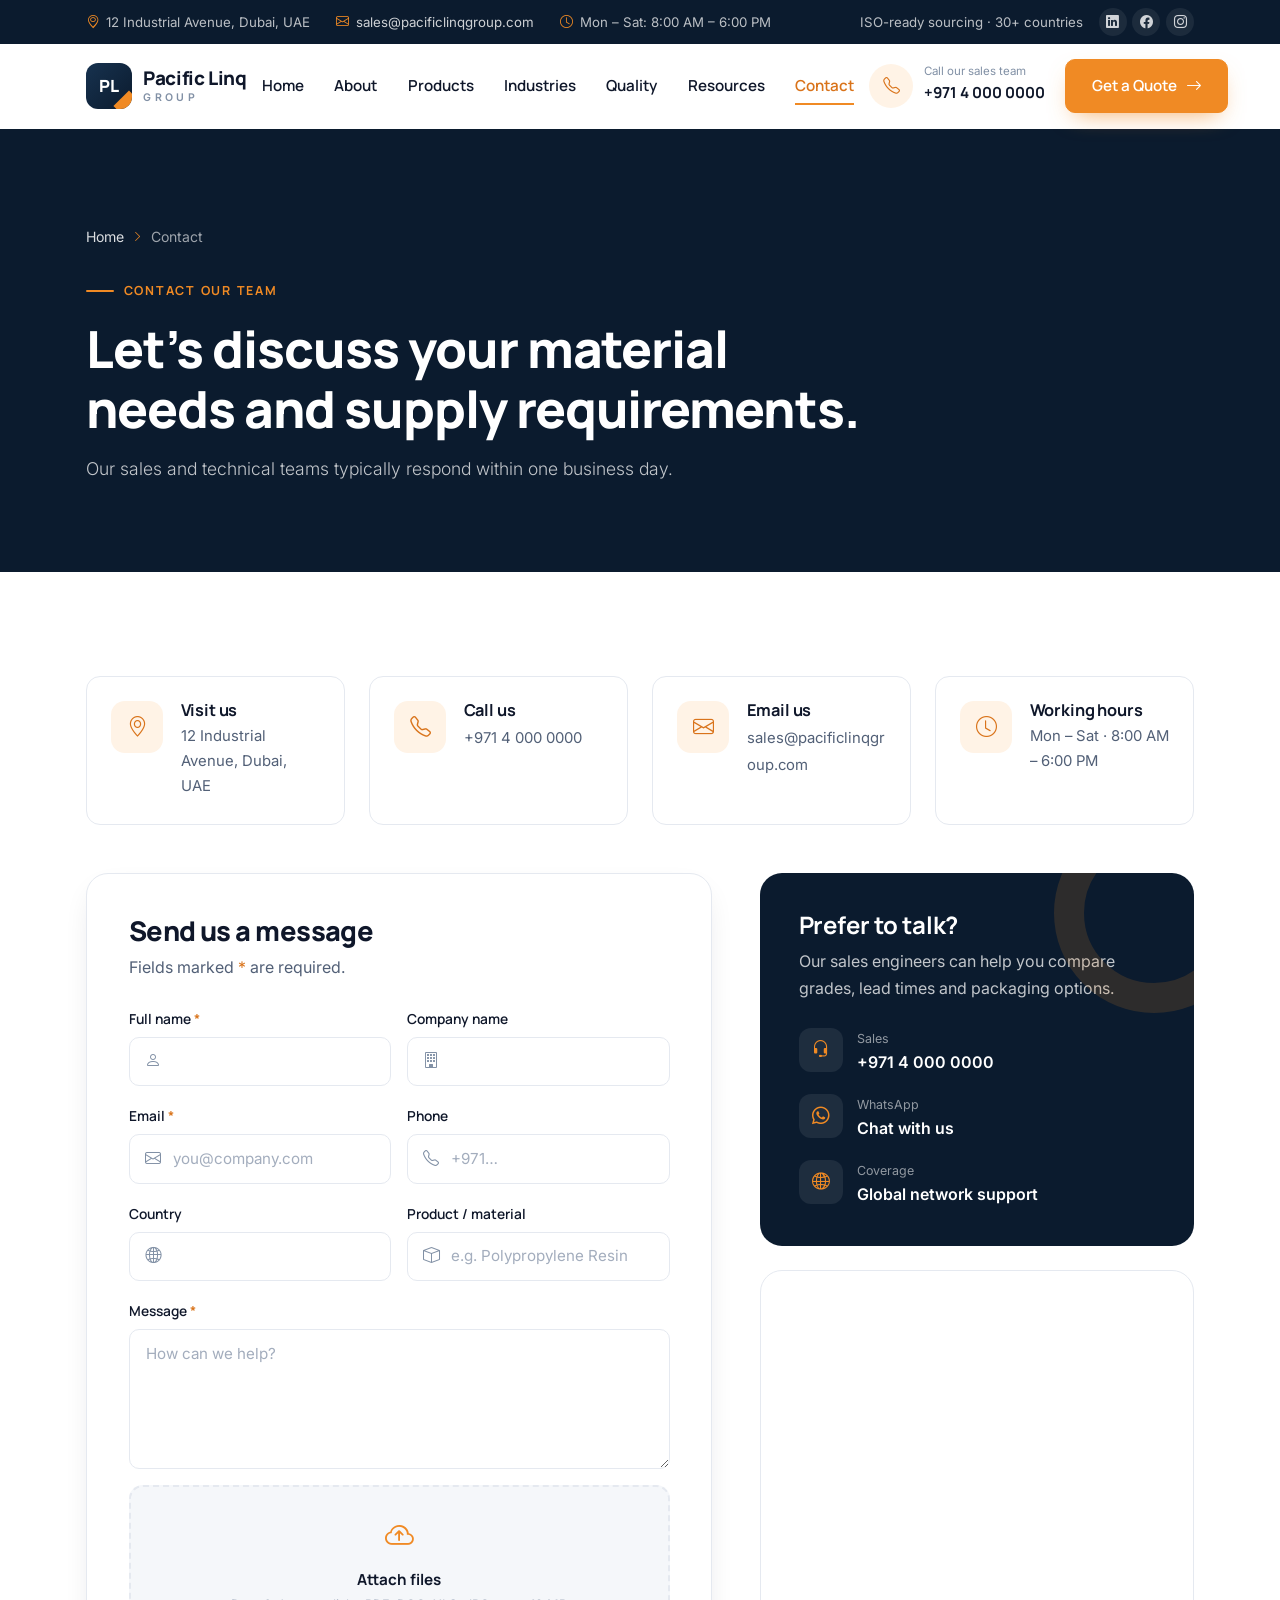
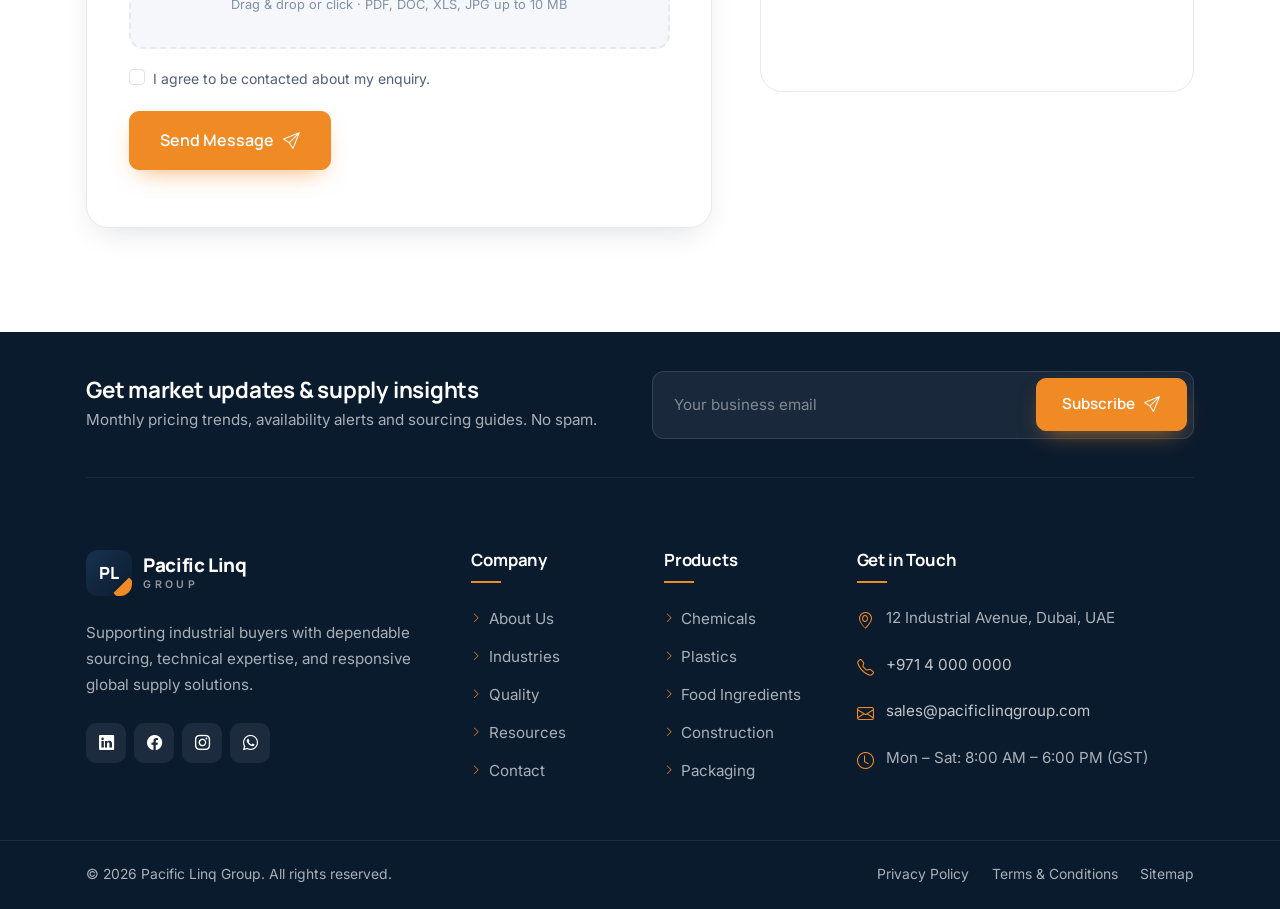
<file: contact.html>
<!doctype html>
<html lang="en" class="no-js">
<head>
  <meta charset="utf-8">
  <meta name="viewport" content="width=device-width, initial-scale=1">
  <title>Contact Us | Pacific Linq Group</title>
  <meta name="description" content="Contact Pacific Linq Group sales and technical teams in Dubai, UAE.">
  <meta name="theme-color" content="#0b1b2e">
  <meta property="og:title" content="Contact Us | Pacific Linq Group">
  <meta property="og:description" content="Contact Pacific Linq Group sales and technical teams in Dubai, UAE.">
  <meta property="og:type" content="website">
  <link rel="icon" href="data:image/svg+xml,%3Csvg xmlns='http://www.w3.org/2000/svg' viewBox='0 0 64 64'%3E%3Crect width='64' height='64' rx='14' fill='%230b1b2e'/%3E%3Cpath d='M44 64 64 44v20z' fill='%23f08a24'/%3E%3Ctext x='32' y='41' font-family='Arial' font-weight='800' font-size='24' fill='%23fff' text-anchor='middle'%3EPL%3C/text%3E%3C/svg%3E">
  <link rel="preconnect" href="https://fonts.googleapis.com">
  <link rel="preconnect" href="https://fonts.gstatic.com" crossorigin>
  <link rel="preconnect" href="https://images.unsplash.com">
  <link href="https://fonts.googleapis.com/css2?family=Inter:wght@400;500;600&family=Manrope:wght@600;700;800&display=swap" rel="stylesheet">
  <link href="https://cdn.jsdelivr.net/npm/bootstrap@5.3.3/dist/css/bootstrap.min.css" rel="stylesheet">
  <link href="https://cdn.jsdelivr.net/npm/bootstrap-icons@1.11.3/font/bootstrap-icons.min.css" rel="stylesheet">
  <link href="assets/css/style.css" rel="stylesheet">
</head>
<body>
  <a class="skip-link" href="#main">Skip to content</a>

  <!-- Top bar -->
  <div class="topbar d-none d-lg-block">
    <div class="container d-flex justify-content-between align-items-center">
      <ul class="topbar-list">
        <li><i class="bi bi-geo-alt"></i> 12 Industrial Avenue, Dubai, UAE</li>
        <li><i class="bi bi-envelope"></i> <a href="mailto:sales@pacificlinqgroup.com">sales@pacificlinqgroup.com</a></li>
        <li><i class="bi bi-clock"></i> Mon – Sat: 8:00 AM – 6:00 PM</li>
      </ul>
      <div class="d-flex align-items-center gap-3">
        <span>ISO-ready sourcing · 30+ countries</span>
        <div class="topbar-social">
          <a href="#" aria-label="LinkedIn"><i class="bi bi-linkedin"></i></a>
          <a href="#" aria-label="Facebook"><i class="bi bi-facebook"></i></a>
          <a href="#" aria-label="Instagram"><i class="bi bi-instagram"></i></a>
        </div>
      </div>
    </div>
  </div>

  <!-- Header -->
  <header class="site-header">
    <nav class="navbar navbar-expand-lg" aria-label="Main navigation">
      <div class="container">
        <a class="brand" href="index.html" aria-label="Pacific Linq Group — home">
          <span class="brand-mark" aria-hidden="true">PL</span>
          <span class="brand-text"><strong>Pacific Linq</strong><small>Group</small></span>
        </a>
        <div class="collapse navbar-collapse justify-content-center main-nav" data-nav>
          <ul class="navbar-nav">
            <li class="nav-item"><a class="nav-link" href="index.html">Home</a></li>
            <li class="nav-item"><a class="nav-link" href="about.html">About</a></li>
            <li class="nav-item"><a class="nav-link" href="products.html">Products</a></li>
            <li class="nav-item"><a class="nav-link" href="industries.html">Industries</a></li>
            <li class="nav-item"><a class="nav-link" href="quality.html">Quality</a></li>
            <li class="nav-item"><a class="nav-link" href="resources.html">Resources</a></li>
            <li class="nav-item"><a class="nav-link" href="contact.html">Contact</a></li>
          </ul>
        </div>
        <div class="header-actions">
          <a class="header-call" href="tel:+97140000000">
            <span class="icon"><i class="bi bi-telephone"></i></span>
            <span><small>Call our sales team</small><strong>+971 4 000 0000</strong></span>
          </a>
          <a class="btn btn-accent d-none d-sm-inline-flex" href="request-quote.html">Get a Quote <i class="bi bi-arrow-right"></i></a>
          <button class="nav-toggle d-lg-none" type="button" data-bs-toggle="offcanvas" data-bs-target="#mobileMenu" aria-controls="mobileMenu" aria-label="Open menu">
            <i class="bi bi-list"></i>
          </button>
        </div>
      </div>
    </nav>
  </header>

  <!-- Mobile menu -->
  <div class="offcanvas offcanvas-end mobile-menu" tabindex="-1" id="mobileMenu" aria-labelledby="mobileMenuLabel">
    <div class="offcanvas-header">
      <span id="mobileMenuLabel"><a class="brand" href="index.html" aria-label="Pacific Linq Group — home">
          <span class="brand-mark" aria-hidden="true">PL</span>
          <span class="brand-text"><strong>Pacific Linq</strong><small>Group</small></span>
        </a></span>
      <button type="button" class="btn-close" data-bs-dismiss="offcanvas" aria-label="Close menu"></button>
    </div>
    <div class="offcanvas-body">
      <nav data-nav aria-label="Mobile navigation">
        <a class="nav-link" href="index.html">Home <i class="bi bi-chevron-right"></i></a>
        <a class="nav-link" href="about.html">About <i class="bi bi-chevron-right"></i></a>
        <a class="nav-link" href="products.html">Products <i class="bi bi-chevron-right"></i></a>
        <a class="nav-link" href="industries.html">Industries <i class="bi bi-chevron-right"></i></a>
        <a class="nav-link" href="quality.html">Quality <i class="bi bi-chevron-right"></i></a>
        <a class="nav-link" href="resources.html">Resources <i class="bi bi-chevron-right"></i></a>
        <a class="nav-link" href="contact.html">Contact <i class="bi bi-chevron-right"></i></a>
      </nav>
      <a class="btn btn-accent w-100 mt-4" href="request-quote.html">Request a Quote <i class="bi bi-arrow-right"></i></a>
      <div class="mobile-menu-contact">
        <a href="tel:+97140000000"><i class="bi bi-telephone"></i> +971 4 000 0000</a>
        <a href="mailto:sales@pacificlinqgroup.com"><i class="bi bi-envelope"></i> sales@pacificlinqgroup.com</a>
        <a href="contact.html"><i class="bi bi-geo-alt"></i> 12 Industrial Avenue, Dubai, UAE</a>
      </div>
    </div>
  </div>

  <main id="main">

    <section class="page-banner">
      <div class="bg" style="background-image:url('https://images.unsplash.com/photo-1600880292203-757bb62b4baf?auto=format&fit=crop&w=1800&q=80')" role="img" aria-hidden="true"></div>
      <div class="container">
        <nav aria-label="Breadcrumb"><ol class="crumbs"><li><a href="index.html">Home</a></li><li aria-current="page">Contact</li></ol></nav>
        <span class="eyebrow light">Contact our team</span>
        <h1>Let’s discuss your material needs and supply requirements.</h1>
        <p class="lead">Our sales and technical teams typically respond within one business day.</p>
      </div>
    </section>

    <section class="section">
      <div class="container">
        <div class="row g-4 mb-5">
          <div class="col-lg-3 col-sm-6" data-reveal data-delay="0"><div class="info-card"><span class="icon"><i class="bi bi-geo-alt"></i></span><div><h3>Visit us</h3><p>12 Industrial Avenue, Dubai, UAE</p></div></div></div>
          <div class="col-lg-3 col-sm-6" data-reveal data-delay="80"><div class="info-card"><span class="icon"><i class="bi bi-telephone"></i></span><div><h3>Call us</h3><a href="tel:+97140000000">+971 4 000 0000</a></div></div></div>
          <div class="col-lg-3 col-sm-6" data-reveal data-delay="160"><div class="info-card"><span class="icon"><i class="bi bi-envelope"></i></span><div><h3>Email us</h3><a href="mailto:sales@pacificlinqgroup.com">sales@pacificlinqgroup.com</a></div></div></div>
          <div class="col-lg-3 col-sm-6" data-reveal data-delay="240"><div class="info-card"><span class="icon"><i class="bi bi-clock"></i></span><div><h3>Working hours</h3><p>Mon – Sat · 8:00 AM – 6:00 PM</p></div></div></div>
        </div>
        <div class="row g-5">
          <div class="col-lg-7" data-reveal="left">
            <div class="form-card">
              <h2>Send us a message</h2>
              <p class="mb-4">Fields marked <span class="text-accent">*</span> are required.</p>
              <form class="js-validate" novalidate>
                <div class="row g-3">
                <div class="col-md-6">
                  <label class="form-label" for="cFullName">Full name <span class="req">*</span></label>
                  <div class="input-icon"><i class="bi bi-person"></i><input class="form-control" type="text" id="cFullName" name="fullName" required autocomplete="name"></div>
                  <div class="invalid-feedback">Please enter your full name.</div>
                </div>
                <div class="col-md-6">
                  <label class="form-label" for="cCompany">Company name</label>
                  <div class="input-icon"><i class="bi bi-building"></i><input class="form-control" type="text" id="cCompany" name="companyName" autocomplete="organization"></div>
                  <div class="invalid-feedback">Please enter your company name.</div>
                </div>
                <div class="col-md-6">
                  <label class="form-label" for="cEmail">Email <span class="req">*</span></label>
                  <div class="input-icon"><i class="bi bi-envelope"></i><input class="form-control" type="email" id="cEmail" name="email" placeholder="you@company.com" required autocomplete="email"></div>
                  <div class="invalid-feedback">Please enter your email.</div>
                </div>
                <div class="col-md-6">
                  <label class="form-label" for="cPhone">Phone</label>
                  <div class="input-icon"><i class="bi bi-telephone"></i><input class="form-control" type="tel" id="cPhone" name="phone" placeholder="+971…" autocomplete="tel"></div>
                  <div class="invalid-feedback">Please enter your phone.</div>
                </div>
                <div class="col-md-6">
                  <label class="form-label" for="cCountry">Country</label>
                  <div class="input-icon"><i class="bi bi-globe2"></i><input class="form-control" type="text" id="cCountry" name="country" autocomplete="country-name"></div>
                  <div class="invalid-feedback">Please enter your country.</div>
                </div>
                <div class="col-md-6">
                  <label class="form-label" for="cProduct">Product / material</label>
                  <div class="input-icon"><i class="bi bi-box"></i><input class="form-control" type="text" id="cProduct" name="product" placeholder="e.g. Polypropylene Resin"></div>
                  <div class="invalid-feedback">Please enter your product / material.</div>
                </div>
                  <div class="col-12">
                    <label class="form-label" for="cMessage">Message <span class="req">*</span></label>
                    <textarea class="form-control" id="cMessage" name="message" placeholder="How can we help?" required></textarea>
                    <div class="invalid-feedback">Please enter a message.</div>
                  </div>
                  <div class="col-12">
                    <label class="file-drop" for="cFile">
                      <input class="visually-hidden" type="file" id="cFile" name="fileUpload" multiple>
                      <i class="bi bi-cloud-arrow-up"></i>
                      <strong>Attach files</strong>
                      <small>Drag &amp; drop or click · PDF, DOC, XLS, JPG up to 10 MB</small>
                      <span class="file-name"></span>
                    </label>
                  </div>
                  <div class="col-12">
                    <div class="form-check">
                      <input class="form-check-input" type="checkbox" id="cConsent" required>
                      <label class="form-check-label small" for="cConsent">I agree to be contacted about my enquiry.</label>
                    </div>
                  </div>
                  <div class="col-12"><button class="btn btn-accent btn-lg" type="submit">Send Message <i class="bi bi-send"></i></button></div>
                  <div class="col-12"><div class="form-success" role="status" tabindex="-1"><i class="bi bi-check-circle-fill"></i> Thank you! Your message has been sent — we’ll be in touch shortly.</div></div>
                </div>
              </form>
            </div>
          </div>
          <div class="col-lg-5" data-reveal="right">
            <div class="side-panel mb-4">
              <h3 class="h4">Prefer to talk?</h3>
              <p>Our sales engineers can help you compare grades, lead times and packaging options.</p>
              <ul class="side-list">
                <li><span class="icon"><i class="bi bi-headset"></i></span><div><small>Sales</small><a href="tel:+97140000000">+971 4 000 0000</a></div></li>
                <li><span class="icon"><i class="bi bi-whatsapp"></i></span><div><small>WhatsApp</small><a href="#">Chat with us</a></div></li>
                <li><span class="icon"><i class="bi bi-globe2"></i></span><div><small>Coverage</small><strong>Global network support</strong></div></li>
              </ul>
            </div>
            <div class="map-wrap">
              <iframe title="Office location map" loading="lazy" referrerpolicy="no-referrer-when-downgrade" src="https://maps.google.com/maps?q=Dubai%20Industrial%20City&t=&z=11&ie=UTF8&iwloc=&output=embed"></iframe>
            </div>
          </div>
        </div>
      </div>
    </section>

  </main>

  <footer class="site-footer">
    <div class="container">
      <div class="footer-newsletter">
        <div class="row align-items-center">
          <div class="col-lg-6">
            <h3>Get market updates &amp; supply insights</h3>
            <p>Monthly pricing trends, availability alerts and sourcing guides. No spam.</p>
          </div>
          <div class="col-lg-6">
            <form class="newsletter-form js-validate" novalidate>
              <label class="visually-hidden" for="nlEmail">Email address</label>
              <input id="nlEmail" type="email" placeholder="Your business email" required>
              <button class="btn btn-accent" type="submit">Subscribe <i class="bi bi-send"></i></button>
              <div class="form-success" role="status" tabindex="-1"><i class="bi bi-check-circle-fill"></i> Subscribed — thank you!</div>
            </form>
          </div>
        </div>
      </div>
      <div class="footer-top">
        <div class="row g-5">
          <div class="col-lg-4 col-md-6">
            <a class="brand light" href="index.html" aria-label="Pacific Linq Group — home">
          <span class="brand-mark" aria-hidden="true">PL</span>
          <span class="brand-text"><strong>Pacific Linq</strong><small>Group</small></span>
        </a>
            <p class="mt-4 mb-0">Supporting industrial buyers with dependable sourcing, technical expertise, and responsive global supply solutions.</p>
            <div class="social">
              <a href="#" aria-label="LinkedIn"><i class="bi bi-linkedin"></i></a>
              <a href="#" aria-label="Facebook"><i class="bi bi-facebook"></i></a>
              <a href="#" aria-label="Instagram"><i class="bi bi-instagram"></i></a>
              <a href="#" aria-label="WhatsApp"><i class="bi bi-whatsapp"></i></a>
            </div>
          </div>
          <div class="col-lg-2 col-md-3 col-6">
            <h4>Company</h4>
            <ul class="footer-links">
              <li><a href="about.html">About Us</a></li>
              <li><a href="industries.html">Industries</a></li>
              <li><a href="quality.html">Quality</a></li>
              <li><a href="resources.html">Resources</a></li>
              <li><a href="contact.html">Contact</a></li>
            </ul>
          </div>
          <div class="col-lg-2 col-md-3 col-6">
            <h4>Products</h4>
            <ul class="footer-links">
              <li><a href="products.html?category=chemicals">Chemicals</a></li>
              <li><a href="products.html?category=plastics">Plastics</a></li>
              <li><a href="products.html?category=food">Food Ingredients</a></li>
              <li><a href="products.html?category=construction">Construction</a></li>
              <li><a href="products.html?category=packaging">Packaging</a></li>
            </ul>
          </div>
          <div class="col-lg-4 col-md-6">
            <h4>Get in Touch</h4>
            <ul class="footer-contact">
              <li><i class="bi bi-geo-alt"></i><span>12 Industrial Avenue, Dubai, UAE</span></li>
              <li><i class="bi bi-telephone"></i><a href="tel:+97140000000">+971 4 000 0000</a></li>
              <li><i class="bi bi-envelope"></i><a href="mailto:sales@pacificlinqgroup.com">sales@pacificlinqgroup.com</a></li>
              <li><i class="bi bi-clock"></i><span>Mon – Sat: 8:00 AM – 6:00 PM (GST)</span></li>
            </ul>
          </div>
        </div>
      </div>
    </div>
    <div class="footer-bottom">
      <div class="container d-flex justify-content-between align-items-center">
        <p class="mb-0">© <span data-year>2025</span> Pacific Linq Group. All rights reserved.</p>
        <ul>
          <li><a href="#">Privacy Policy</a></li>
          <li><a href="#">Terms &amp; Conditions</a></li>
          <li><a href="#">Sitemap</a></li>
        </ul>
      </div>
    </div>
  </footer>

  <!-- Mobile sticky CTA -->
  <div class="mobile-cta">
    <a class="btn btn-outline-navy" href="tel:+97140000000"><i class="bi bi-telephone"></i> Call</a>
    <a class="btn btn-accent" href="request-quote.html">Get a Quote <i class="bi bi-arrow-right"></i></a>
  </div>

  <button class="back-to-top" type="button" aria-label="Back to top"><i class="bi bi-arrow-up"></i></button>

  <script src="https://cdn.jsdelivr.net/npm/bootstrap@5.3.3/dist/js/bootstrap.bundle.min.js"></script>
  <script src="assets/js/main.js"></script>
</body>
</html>
</file>
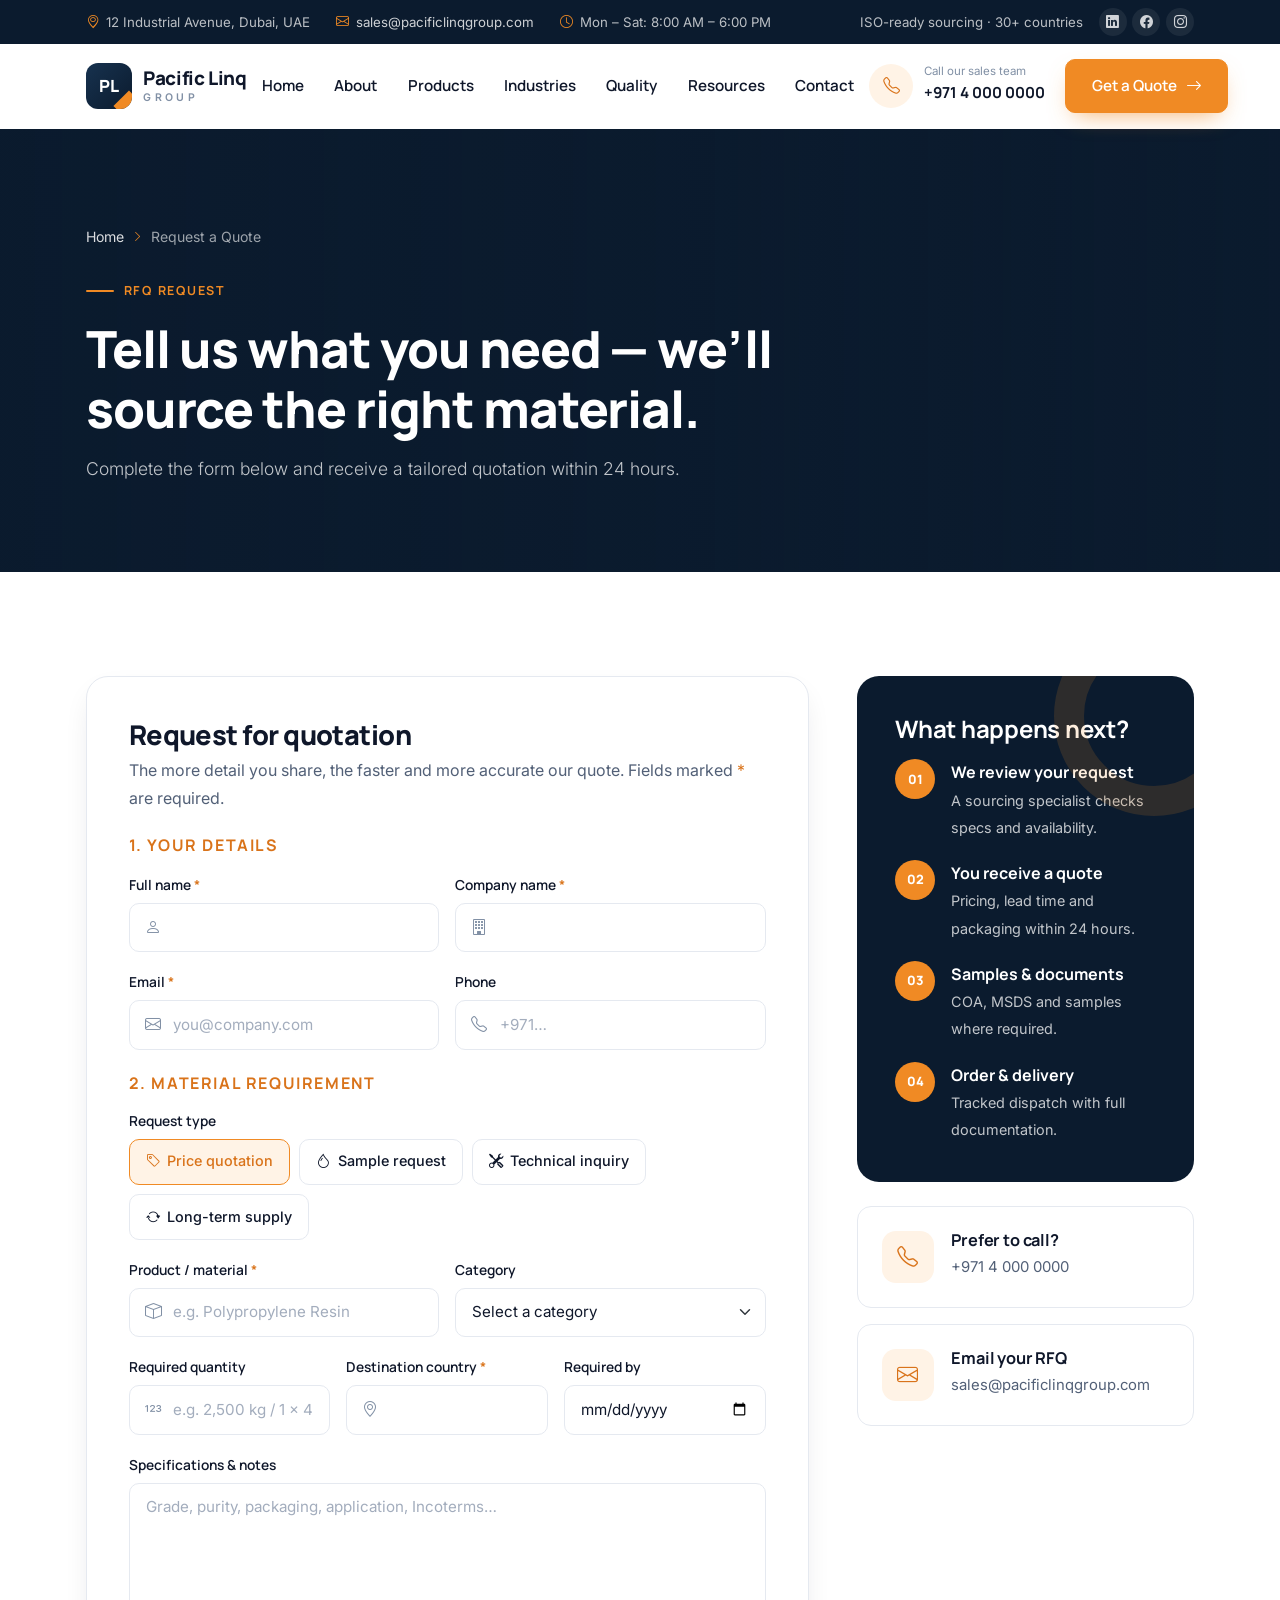
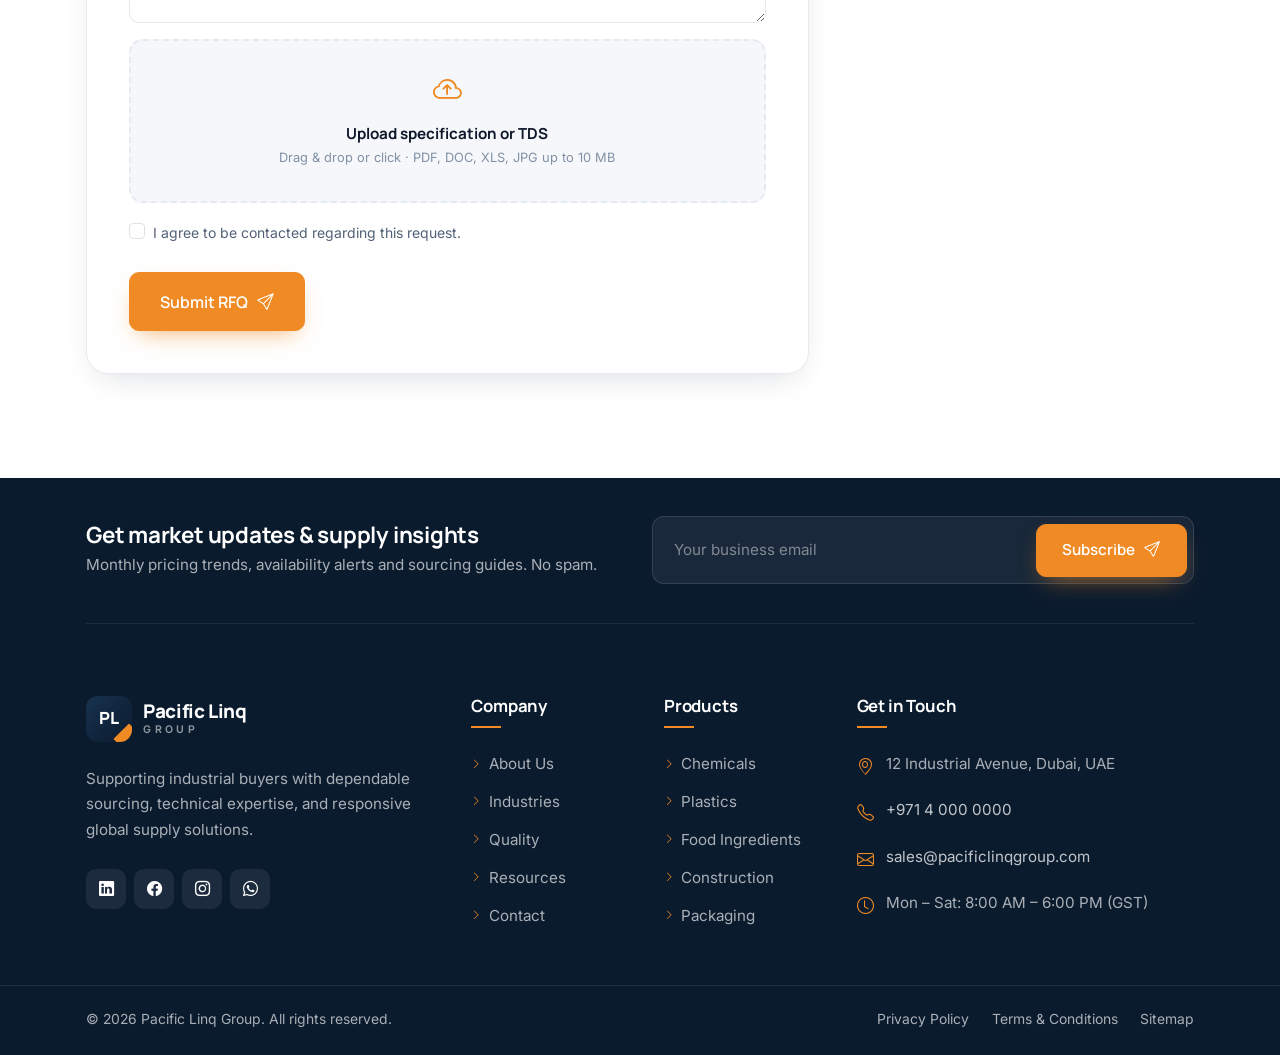
<file: request-quote.html>
<!doctype html>
<html lang="en" class="no-js">
<head>
  <meta charset="utf-8">
  <meta name="viewport" content="width=device-width, initial-scale=1">
  <title>Request a Quote | Pacific Linq Group</title>
  <meta name="description" content="Submit an RFQ for industrial raw materials and receive a tailored quotation within 24 hours.">
  <meta name="theme-color" content="#0b1b2e">
  <meta property="og:title" content="Request a Quote | Pacific Linq Group">
  <meta property="og:description" content="Submit an RFQ for industrial raw materials and receive a tailored quotation within 24 hours.">
  <meta property="og:type" content="website">
  <link rel="icon" href="data:image/svg+xml,%3Csvg xmlns='http://www.w3.org/2000/svg' viewBox='0 0 64 64'%3E%3Crect width='64' height='64' rx='14' fill='%230b1b2e'/%3E%3Cpath d='M44 64 64 44v20z' fill='%23f08a24'/%3E%3Ctext x='32' y='41' font-family='Arial' font-weight='800' font-size='24' fill='%23fff' text-anchor='middle'%3EPL%3C/text%3E%3C/svg%3E">
  <link rel="preconnect" href="https://fonts.googleapis.com">
  <link rel="preconnect" href="https://fonts.gstatic.com" crossorigin>
  <link rel="preconnect" href="https://images.unsplash.com">
  <link href="https://fonts.googleapis.com/css2?family=Inter:wght@400;500;600&family=Manrope:wght@600;700;800&display=swap" rel="stylesheet">
  <link href="https://cdn.jsdelivr.net/npm/bootstrap@5.3.3/dist/css/bootstrap.min.css" rel="stylesheet">
  <link href="https://cdn.jsdelivr.net/npm/bootstrap-icons@1.11.3/font/bootstrap-icons.min.css" rel="stylesheet">
  <link href="assets/css/style.css" rel="stylesheet">
</head>
<body>
  <a class="skip-link" href="#main">Skip to content</a>

  <!-- Top bar -->
  <div class="topbar d-none d-lg-block">
    <div class="container d-flex justify-content-between align-items-center">
      <ul class="topbar-list">
        <li><i class="bi bi-geo-alt"></i> 12 Industrial Avenue, Dubai, UAE</li>
        <li><i class="bi bi-envelope"></i> <a href="mailto:sales@pacificlinqgroup.com">sales@pacificlinqgroup.com</a></li>
        <li><i class="bi bi-clock"></i> Mon – Sat: 8:00 AM – 6:00 PM</li>
      </ul>
      <div class="d-flex align-items-center gap-3">
        <span>ISO-ready sourcing · 30+ countries</span>
        <div class="topbar-social">
          <a href="#" aria-label="LinkedIn"><i class="bi bi-linkedin"></i></a>
          <a href="#" aria-label="Facebook"><i class="bi bi-facebook"></i></a>
          <a href="#" aria-label="Instagram"><i class="bi bi-instagram"></i></a>
        </div>
      </div>
    </div>
  </div>

  <!-- Header -->
  <header class="site-header">
    <nav class="navbar navbar-expand-lg" aria-label="Main navigation">
      <div class="container">
        <a class="brand" href="index.html" aria-label="Pacific Linq Group — home">
          <span class="brand-mark" aria-hidden="true">PL</span>
          <span class="brand-text"><strong>Pacific Linq</strong><small>Group</small></span>
        </a>
        <div class="collapse navbar-collapse justify-content-center main-nav" data-nav>
          <ul class="navbar-nav">
            <li class="nav-item"><a class="nav-link" href="index.html">Home</a></li>
            <li class="nav-item"><a class="nav-link" href="about.html">About</a></li>
            <li class="nav-item"><a class="nav-link" href="products.html">Products</a></li>
            <li class="nav-item"><a class="nav-link" href="industries.html">Industries</a></li>
            <li class="nav-item"><a class="nav-link" href="quality.html">Quality</a></li>
            <li class="nav-item"><a class="nav-link" href="resources.html">Resources</a></li>
            <li class="nav-item"><a class="nav-link" href="contact.html">Contact</a></li>
          </ul>
        </div>
        <div class="header-actions">
          <a class="header-call" href="tel:+97140000000">
            <span class="icon"><i class="bi bi-telephone"></i></span>
            <span><small>Call our sales team</small><strong>+971 4 000 0000</strong></span>
          </a>
          <a class="btn btn-accent d-none d-sm-inline-flex" href="request-quote.html">Get a Quote <i class="bi bi-arrow-right"></i></a>
          <button class="nav-toggle d-lg-none" type="button" data-bs-toggle="offcanvas" data-bs-target="#mobileMenu" aria-controls="mobileMenu" aria-label="Open menu">
            <i class="bi bi-list"></i>
          </button>
        </div>
      </div>
    </nav>
  </header>

  <!-- Mobile menu -->
  <div class="offcanvas offcanvas-end mobile-menu" tabindex="-1" id="mobileMenu" aria-labelledby="mobileMenuLabel">
    <div class="offcanvas-header">
      <span id="mobileMenuLabel"><a class="brand" href="index.html" aria-label="Pacific Linq Group — home">
          <span class="brand-mark" aria-hidden="true">PL</span>
          <span class="brand-text"><strong>Pacific Linq</strong><small>Group</small></span>
        </a></span>
      <button type="button" class="btn-close" data-bs-dismiss="offcanvas" aria-label="Close menu"></button>
    </div>
    <div class="offcanvas-body">
      <nav data-nav aria-label="Mobile navigation">
        <a class="nav-link" href="index.html">Home <i class="bi bi-chevron-right"></i></a>
        <a class="nav-link" href="about.html">About <i class="bi bi-chevron-right"></i></a>
        <a class="nav-link" href="products.html">Products <i class="bi bi-chevron-right"></i></a>
        <a class="nav-link" href="industries.html">Industries <i class="bi bi-chevron-right"></i></a>
        <a class="nav-link" href="quality.html">Quality <i class="bi bi-chevron-right"></i></a>
        <a class="nav-link" href="resources.html">Resources <i class="bi bi-chevron-right"></i></a>
        <a class="nav-link" href="contact.html">Contact <i class="bi bi-chevron-right"></i></a>
      </nav>
      <a class="btn btn-accent w-100 mt-4" href="request-quote.html">Request a Quote <i class="bi bi-arrow-right"></i></a>
      <div class="mobile-menu-contact">
        <a href="tel:+97140000000"><i class="bi bi-telephone"></i> +971 4 000 0000</a>
        <a href="mailto:sales@pacificlinqgroup.com"><i class="bi bi-envelope"></i> sales@pacificlinqgroup.com</a>
        <a href="contact.html"><i class="bi bi-geo-alt"></i> 12 Industrial Avenue, Dubai, UAE</a>
      </div>
    </div>
  </div>

  <main id="main">

    <section class="page-banner">
      <div class="bg" style="background-image:url('https://images.unsplash.com/photo-1601584115197-04ecc0da31d7?auto=format&fit=crop&w=1800&q=80')" role="img" aria-hidden="true"></div>
      <div class="container">
        <nav aria-label="Breadcrumb"><ol class="crumbs"><li><a href="index.html">Home</a></li><li aria-current="page">Request a Quote</li></ol></nav>
        <span class="eyebrow light">RFQ request</span>
        <h1>Tell us what you need — we’ll source the right material.</h1>
        <p class="lead">Complete the form below and receive a tailored quotation within 24 hours.</p>
      </div>
    </section>

    <section class="section">
      <div class="container">
        <div class="row g-5">
          <div class="col-lg-8" data-reveal="left">
            <div class="form-card">
              <h2>Request for quotation</h2>
              <p class="mb-4">The more detail you share, the faster and more accurate our quote. Fields marked <span class="text-accent">*</span> are required.</p>
              <form class="js-validate" id="request-quote-form" novalidate>
                <h3 class="h6 text-uppercase text-accent mb-3" style="letter-spacing:.1em">1. Your details</h3>
                <div class="row g-3 mb-4">
                <div class="col-md-6">
                  <label class="form-label" for="rFullName">Full name <span class="req">*</span></label>
                  <div class="input-icon"><i class="bi bi-person"></i><input class="form-control" type="text" id="rFullName" name="fullName" required autocomplete="name"></div>
                  <div class="invalid-feedback">Please enter your full name.</div>
                </div>
                <div class="col-md-6">
                  <label class="form-label" for="rCompany">Company name <span class="req">*</span></label>
                  <div class="input-icon"><i class="bi bi-building"></i><input class="form-control" type="text" id="rCompany" name="companyName" required autocomplete="organization"></div>
                  <div class="invalid-feedback">Please enter your company name.</div>
                </div>
                <div class="col-md-6">
                  <label class="form-label" for="rEmail">Email <span class="req">*</span></label>
                  <div class="input-icon"><i class="bi bi-envelope"></i><input class="form-control" type="email" id="rEmail" name="email" placeholder="you@company.com" required autocomplete="email"></div>
                  <div class="invalid-feedback">Please enter your email.</div>
                </div>
                <div class="col-md-6">
                  <label class="form-label" for="rPhone">Phone</label>
                  <div class="input-icon"><i class="bi bi-telephone"></i><input class="form-control" type="tel" id="rPhone" name="phone" placeholder="+971…" autocomplete="tel"></div>
                  <div class="invalid-feedback">Please enter your phone.</div>
                </div>
                </div>
                <h3 class="h6 text-uppercase text-accent mb-3" style="letter-spacing:.1em">2. Material requirement</h3>
                <div class="row g-3 mb-4">
                  <div class="col-12">
                    <span class="form-label d-block">Request type</span>
                    <div class="choice-group" role="radiogroup" aria-label="Request type">
                      <input type="radio" name="requestType" id="rt1" value="Price quotation" checked><label for="rt1"><i class="bi bi-tag"></i> Price quotation</label>
                      <input type="radio" name="requestType" id="rt2" value="Sample request"><label for="rt2"><i class="bi bi-droplet"></i> Sample request</label>
                      <input type="radio" name="requestType" id="rt3" value="Technical inquiry"><label for="rt3"><i class="bi bi-tools"></i> Technical inquiry</label>
                      <input type="radio" name="requestType" id="rt4" value="Long-term supply"><label for="rt4"><i class="bi bi-arrow-repeat"></i> Long-term supply</label>
                    </div>
                  </div>
                  <div class="col-md-6">
                    <label class="form-label" for="rfqProduct">Product / material <span class="req">*</span></label>
                    <div class="input-icon"><i class="bi bi-box"></i><input class="form-control" id="rfqProduct" name="product" placeholder="e.g. Polypropylene Resin" required></div>
                    <div class="invalid-feedback">Please tell us which material you need.</div>
                  </div>
                  <div class="col-md-6">
                    <label class="form-label" for="rCategory">Category</label>
                    <select class="form-select" id="rCategory" name="category">
                      <option value="">Select a category</option>
                      <option>Industrial Chemicals</option><option>Plastics & Polymers</option><option>Food Ingredients</option><option>Construction</option><option>Packaging</option>
                      <option>Other</option>
                    </select>
                  </div>
                  
                <div class="col-md-4">
                  <label class="form-label" for="rQty">Required quantity</label>
                  <div class="input-icon"><i class="bi bi-123"></i><input class="form-control" type="text" id="rQty" name="quantity" placeholder="e.g. 2,500 kg / 1 × 40ft"></div>
                  <div class="invalid-feedback">Please enter your required quantity.</div>
                </div>
                  
                <div class="col-md-4">
                  <label class="form-label" for="rCountry">Destination country <span class="req">*</span></label>
                  <div class="input-icon"><i class="bi bi-geo-alt"></i><input class="form-control" type="text" id="rCountry" name="country" required autocomplete="country-name"></div>
                  <div class="invalid-feedback">Please enter your destination country.</div>
                </div>
                  <div class="col-md-4">
                    <label class="form-label" for="rDate">Required by</label>
                    <input class="form-control" type="date" id="rDate" name="requiredBy">
                  </div>
                  <div class="col-12">
                    <label class="form-label" for="rMessage">Specifications &amp; notes</label>
                    <textarea class="form-control" id="rMessage" name="message" placeholder="Grade, purity, packaging, application, Incoterms…"></textarea>
                  </div>
                  <div class="col-12">
                    <label class="file-drop" for="rFile">
                      <input class="visually-hidden" type="file" id="rFile" name="fileUpload" multiple>
                      <i class="bi bi-cloud-arrow-up"></i>
                      <strong>Upload specification or TDS</strong>
                      <small>Drag &amp; drop or click · PDF, DOC, XLS, JPG up to 10 MB</small>
                      <span class="file-name"></span>
                    </label>
                  </div>
                  <div class="col-12">
                    <div class="form-check">
                      <input class="form-check-input" type="checkbox" id="rConsent" required>
                      <label class="form-check-label small" for="rConsent">I agree to be contacted regarding this request.</label>
                    </div>
                  </div>
                </div>
                <button class="btn btn-accent btn-lg" type="submit">Submit RFQ <i class="bi bi-send"></i></button>
                <div class="form-success mt-3" role="status" tabindex="-1"><i class="bi bi-check-circle-fill"></i> Your RFQ has been received. Our team will reply within 24 hours.</div>
              </form>
            </div>
          </div>
          <aside class="col-lg-4" data-reveal="right">
            <div class="sticky-side">
              <div class="side-panel mb-4">
                <h3 class="h4 mb-3">What happens next?</h3>
                <ol class="steps-list">
                  <li><div><strong>We review your request</strong><span>A sourcing specialist checks specs and availability.</span></div></li>
                  <li><div><strong>You receive a quote</strong><span>Pricing, lead time and packaging within 24 hours.</span></div></li>
                  <li><div><strong>Samples &amp; documents</strong><span>COA, MSDS and samples where required.</span></div></li>
                  <li><div><strong>Order &amp; delivery</strong><span>Tracked dispatch with full documentation.</span></div></li>
                </ol>
              </div>
              <div class="info-card mb-3"><span class="icon"><i class="bi bi-telephone"></i></span><div><h3>Prefer to call?</h3><a href="tel:+97140000000">+971 4 000 0000</a></div></div>
              <div class="info-card"><span class="icon"><i class="bi bi-envelope"></i></span><div><h3>Email your RFQ</h3><a href="mailto:sales@pacificlinqgroup.com">sales@pacificlinqgroup.com</a></div></div>
            </div>
          </aside>
        </div>
      </div>
    </section>

  </main>

  <footer class="site-footer">
    <div class="container">
      <div class="footer-newsletter">
        <div class="row align-items-center">
          <div class="col-lg-6">
            <h3>Get market updates &amp; supply insights</h3>
            <p>Monthly pricing trends, availability alerts and sourcing guides. No spam.</p>
          </div>
          <div class="col-lg-6">
            <form class="newsletter-form js-validate" novalidate>
              <label class="visually-hidden" for="nlEmail">Email address</label>
              <input id="nlEmail" type="email" placeholder="Your business email" required>
              <button class="btn btn-accent" type="submit">Subscribe <i class="bi bi-send"></i></button>
              <div class="form-success" role="status" tabindex="-1"><i class="bi bi-check-circle-fill"></i> Subscribed — thank you!</div>
            </form>
          </div>
        </div>
      </div>
      <div class="footer-top">
        <div class="row g-5">
          <div class="col-lg-4 col-md-6">
            <a class="brand light" href="index.html" aria-label="Pacific Linq Group — home">
          <span class="brand-mark" aria-hidden="true">PL</span>
          <span class="brand-text"><strong>Pacific Linq</strong><small>Group</small></span>
        </a>
            <p class="mt-4 mb-0">Supporting industrial buyers with dependable sourcing, technical expertise, and responsive global supply solutions.</p>
            <div class="social">
              <a href="#" aria-label="LinkedIn"><i class="bi bi-linkedin"></i></a>
              <a href="#" aria-label="Facebook"><i class="bi bi-facebook"></i></a>
              <a href="#" aria-label="Instagram"><i class="bi bi-instagram"></i></a>
              <a href="#" aria-label="WhatsApp"><i class="bi bi-whatsapp"></i></a>
            </div>
          </div>
          <div class="col-lg-2 col-md-3 col-6">
            <h4>Company</h4>
            <ul class="footer-links">
              <li><a href="about.html">About Us</a></li>
              <li><a href="industries.html">Industries</a></li>
              <li><a href="quality.html">Quality</a></li>
              <li><a href="resources.html">Resources</a></li>
              <li><a href="contact.html">Contact</a></li>
            </ul>
          </div>
          <div class="col-lg-2 col-md-3 col-6">
            <h4>Products</h4>
            <ul class="footer-links">
              <li><a href="products.html?category=chemicals">Chemicals</a></li>
              <li><a href="products.html?category=plastics">Plastics</a></li>
              <li><a href="products.html?category=food">Food Ingredients</a></li>
              <li><a href="products.html?category=construction">Construction</a></li>
              <li><a href="products.html?category=packaging">Packaging</a></li>
            </ul>
          </div>
          <div class="col-lg-4 col-md-6">
            <h4>Get in Touch</h4>
            <ul class="footer-contact">
              <li><i class="bi bi-geo-alt"></i><span>12 Industrial Avenue, Dubai, UAE</span></li>
              <li><i class="bi bi-telephone"></i><a href="tel:+97140000000">+971 4 000 0000</a></li>
              <li><i class="bi bi-envelope"></i><a href="mailto:sales@pacificlinqgroup.com">sales@pacificlinqgroup.com</a></li>
              <li><i class="bi bi-clock"></i><span>Mon – Sat: 8:00 AM – 6:00 PM (GST)</span></li>
            </ul>
          </div>
        </div>
      </div>
    </div>
    <div class="footer-bottom">
      <div class="container d-flex justify-content-between align-items-center">
        <p class="mb-0">© <span data-year>2025</span> Pacific Linq Group. All rights reserved.</p>
        <ul>
          <li><a href="#">Privacy Policy</a></li>
          <li><a href="#">Terms &amp; Conditions</a></li>
          <li><a href="#">Sitemap</a></li>
        </ul>
      </div>
    </div>
  </footer>

  <!-- Mobile sticky CTA -->
  <div class="mobile-cta">
    <a class="btn btn-outline-navy" href="tel:+97140000000"><i class="bi bi-telephone"></i> Call</a>
    <a class="btn btn-accent" href="request-quote.html">Get a Quote <i class="bi bi-arrow-right"></i></a>
  </div>

  <button class="back-to-top" type="button" aria-label="Back to top"><i class="bi bi-arrow-up"></i></button>

  <script src="https://cdn.jsdelivr.net/npm/bootstrap@5.3.3/dist/js/bootstrap.bundle.min.js"></script>
  <script src="assets/js/main.js"></script>
</body>
</html>
</file>
<file: assets/css/style.css>
/* ==========================================================================
   Pacific Linq Group — Industrial Raw Materials
   Main stylesheet (Bootstrap 5.3 companion)
   --------------------------------------------------------------------------
   01. Tokens            08. Cards (category / product / industry)
   02. Base              09. Feature, process, stats
   03. Buttons & tags    10. Testimonials, CTA
   04. Top bar & header  11. Forms
   05. Hero              12. Footer
   06. Page banner       13. Utilities & animation
   07. Sections          14. Responsive
   ========================================================================== */

/* 01. Tokens ------------------------------------------------------------- */
:root {
  --pl-navy: #0b1b2e;
  --pl-navy-2: #10263f;
  --pl-navy-3: #17324f;
  --pl-accent: #f08a24;
  --pl-accent-dark: #d9731a;
  --pl-accent-soft: #fff3e6;
  --pl-ink: #0f172a;
  --pl-body: #526077;
  --pl-muted: #8190a5;
  --pl-line: #e5e9f0;
  --pl-bg: #ffffff;
  --pl-bg-soft: #f5f7fa;
  --pl-bg-warm: #f8f6f2;
  --pl-white: #ffffff;
  --pl-success: #16a34a;

  --pl-font-head: "Manrope", system-ui, -apple-system, "Segoe UI", sans-serif;
  --pl-font-body: "Inter", system-ui, -apple-system, "Segoe UI", sans-serif;

  --pl-radius-sm: 8px;
  --pl-radius: 14px;
  --pl-radius-lg: 22px;
  --pl-shadow-sm: 0 2px 6px rgba(15, 23, 42, .05);
  --pl-shadow: 0 12px 32px -12px rgba(15, 23, 42, .16);
  --pl-shadow-lg: 0 28px 60px -20px rgba(11, 27, 46, .30);
  --pl-ease: cubic-bezier(.22, .61, .36, 1);
  --pl-header-h: 84px;
}

/* 02. Base --------------------------------------------------------------- */
html { scroll-behavior: smooth; }
body {
  font-family: var(--pl-font-body);
  font-size: 16px;
  line-height: 1.7;
  color: var(--pl-body);
  background: var(--pl-bg);
  -webkit-font-smoothing: antialiased;
  text-rendering: optimizeLegibility;
  overflow-x: hidden;
}
h1, h2, h3, h4, h5, h6, .h-font {
  font-family: var(--pl-font-head);
  color: var(--pl-ink);
  font-weight: 800;
  letter-spacing: -.02em;
  line-height: 1.18;
}
h3, h4, h5 { font-weight: 700; letter-spacing: -.01em; }
a { color: var(--pl-accent-dark); text-decoration: none; transition: color .2s var(--pl-ease); }
a:hover { color: var(--pl-accent); }
img { max-width: 100%; height: auto; }
::selection { background: var(--pl-accent); color: #fff; }
:focus-visible { outline: 3px solid rgba(240, 138, 36, .55); outline-offset: 3px; border-radius: 4px; }
.container { --bs-gutter-x: 2rem; }
@media (min-width: 1400px) { .container { max-width: 1240px; } }

.skip-link {
  position: absolute; left: 1rem; top: -60px; z-index: 2000;
  background: var(--pl-accent); color: #fff; padding: .6rem 1rem; border-radius: var(--pl-radius-sm);
  font-weight: 600;
}
.skip-link:focus { top: 1rem; color: #fff; }

/* 03. Buttons & tags ----------------------------------------------------- */
.btn {
  --bs-btn-font-weight: 600;
  font-family: var(--pl-font-head);
  font-size: .95rem;
  border-radius: 10px;
  padding: .85rem 1.6rem;
  display: inline-flex; align-items: center; justify-content: center; gap: .55rem;
  white-space: nowrap;
  transition: all .25s var(--pl-ease);
}
.btn i { font-size: 1.05em; transition: transform .25s var(--pl-ease); }
.btn:hover i.bi-arrow-right, .btn:hover i.bi-arrow-up-right { transform: translateX(3px); }
.btn-sm { padding: .55rem 1.1rem; font-size: .85rem; }
.btn-lg { padding: 1rem 1.9rem; font-size: 1rem; }

.btn-accent { background: var(--pl-accent); color: #fff; border: 1px solid var(--pl-accent); box-shadow: 0 10px 24px -10px rgba(240, 138, 36, .7); }
.btn-accent:hover, .btn-accent:focus { background: var(--pl-accent-dark); border-color: var(--pl-accent-dark); color: #fff; transform: translateY(-2px); }
.btn-navy { background: var(--pl-navy); color: #fff; border: 1px solid var(--pl-navy); }
.btn-navy:hover, .btn-navy:focus { background: var(--pl-navy-3); color: #fff; transform: translateY(-2px); }
.btn-outline-light-soft { border: 1px solid rgba(255, 255, 255, .35); color: #fff; background: rgba(255, 255, 255, .06); backdrop-filter: blur(6px); }
.btn-outline-light-soft:hover { background: #fff; color: var(--pl-navy); border-color: #fff; }
.btn-outline-navy { border: 1px solid var(--pl-line); color: var(--pl-ink); background: #fff; }
.btn-outline-navy:hover { border-color: var(--pl-navy); background: var(--pl-navy); color: #fff; }

.link-arrow {
  font-family: var(--pl-font-head); font-weight: 700; font-size: .92rem;
  color: var(--pl-ink); display: inline-flex; align-items: center; gap: .45rem;
}
.link-arrow i { transition: transform .25s var(--pl-ease); color: var(--pl-accent); }
.link-arrow:hover { color: var(--pl-accent-dark); }
.link-arrow:hover i { transform: translateX(4px); }

.eyebrow {
  display: inline-flex; align-items: center; gap: .6rem;
  font-family: var(--pl-font-head); font-weight: 700; font-size: .78rem;
  letter-spacing: .14em; text-transform: uppercase; color: var(--pl-accent-dark);
  margin-bottom: 1rem;
}
.eyebrow::before { content: ""; width: 28px; height: 2px; background: var(--pl-accent); border-radius: 2px; }
.eyebrow.light { color: var(--pl-accent); }
.eyebrow.center::after { content: ""; width: 28px; height: 2px; background: var(--pl-accent); border-radius: 2px; }

.badge-soft {
  display: inline-flex; align-items: center; gap: .4rem;
  font-size: .75rem; font-weight: 600; padding: .35rem .7rem; border-radius: 50px;
  background: var(--pl-accent-soft); color: var(--pl-accent-dark);
}
.badge-soft.navy { background: #eaf0f7; color: var(--pl-navy-3); }
.badge-soft.success { background: #e9f8ef; color: var(--pl-success); }

/* 04. Top bar & header --------------------------------------------------- */
.topbar { background: var(--pl-navy); color: rgba(255, 255, 255, .72); font-size: .83rem; }
.topbar .container { min-height: 44px; }
.topbar a { color: rgba(255, 255, 255, .8); }
.topbar a:hover { color: #fff; }
.topbar-list { display: flex; gap: 1.6rem; margin: 0; padding: 0; list-style: none; }
.topbar-list li { display: inline-flex; align-items: center; gap: .45rem; }
.topbar-list i { color: var(--pl-accent); }
.topbar-social { display: flex; gap: .35rem; }
.topbar-social a {
  width: 28px; height: 28px; display: grid; place-items: center; border-radius: 50%;
  background: rgba(255, 255, 255, .07); font-size: .8rem;
}
.topbar-social a:hover { background: var(--pl-accent); color: #fff; }

.site-header {
  position: sticky; top: 0; z-index: 1030;
  background: rgba(255, 255, 255, .96);
  backdrop-filter: saturate(180%) blur(12px);
  border-bottom: 1px solid transparent;
  transition: box-shadow .3s var(--pl-ease), border-color .3s var(--pl-ease);
}
.site-header.is-scrolled { box-shadow: 0 10px 30px -18px rgba(15, 23, 42, .35); border-color: var(--pl-line); }
.site-header .navbar { min-height: var(--pl-header-h); padding: 0; }

.brand { display: inline-flex; align-items: center; gap: .7rem; color: var(--pl-ink); }
.brand:hover { color: var(--pl-ink); }
.brand-mark {
  width: 46px; height: 46px; border-radius: 12px; display: grid; place-items: center;
  background: linear-gradient(135deg, var(--pl-navy-3), var(--pl-navy));
  color: #fff; font-family: var(--pl-font-head); font-weight: 800; font-size: 1.05rem; letter-spacing: .02em;
  position: relative; overflow: hidden; flex-shrink: 0;
}
.brand-mark::after { content: ""; position: absolute; right: -8px; bottom: -8px; width: 22px; height: 22px; background: var(--pl-accent); transform: rotate(45deg); }
.brand-text { white-space: nowrap; display: flex; flex-direction: column; line-height: 1.05; }
.brand-text strong { font-family: var(--pl-font-head); font-size: 1.18rem; font-weight: 800; letter-spacing: -.02em; }
.brand-text small { font-size: .66rem; letter-spacing: .32em; text-transform: uppercase; color: var(--pl-muted); font-weight: 600; margin-top: 3px; }
.brand.light, .brand.light:hover { color: #fff; }
.brand.light .brand-text small { color: rgba(255, 255, 255, .55); }

.main-nav .nav-link {
  font-family: var(--pl-font-head); font-weight: 600; font-size: .95rem; color: var(--pl-ink);
  padding: .5rem .95rem !important; position: relative;
}
.main-nav .nav-link::after {
  content: ""; position: absolute; left: .95rem; right: .95rem; bottom: .15rem; height: 2px;
  background: var(--pl-accent); transform: scaleX(0); transform-origin: left; transition: transform .3s var(--pl-ease);
}
.main-nav .nav-link:hover, .main-nav .nav-link.active { color: var(--pl-accent-dark); }
.main-nav .nav-link:hover::after, .main-nav .nav-link.active::after { transform: scaleX(1); }

.header-actions { display: flex; align-items: center; gap: 1.25rem; }
.header-call { display: flex; align-items: center; gap: .7rem; color: var(--pl-ink); }
.header-call:hover { color: var(--pl-ink); }
.header-call .icon {
  width: 44px; height: 44px; border-radius: 50%; display: grid; place-items: center;
  background: var(--pl-accent-soft); color: var(--pl-accent-dark); font-size: 1.05rem; transition: all .25s var(--pl-ease);
}
.header-call:hover .icon { background: var(--pl-accent); color: #fff; }
.header-call small { display: block; font-size: .72rem; color: var(--pl-muted); line-height: 1.2; }
.header-call strong { font-family: var(--pl-font-head); font-size: .95rem; white-space: nowrap; }

.nav-toggle {
  width: 46px; height: 46px; border-radius: 12px; border: 1px solid var(--pl-line); background: #fff;
  display: grid; place-items: center; font-size: 1.5rem; color: var(--pl-ink);
}
.nav-toggle:hover { border-color: var(--pl-accent); color: var(--pl-accent-dark); }

/* Offcanvas mobile menu */
.offcanvas.mobile-menu { width: min(360px, 88vw); border-left: 0; }
.mobile-menu .offcanvas-header { padding: 1.25rem 1.5rem; border-bottom: 1px solid var(--pl-line); }
.mobile-menu .offcanvas-body { padding: 1rem 1.5rem 2rem; display: flex; flex-direction: column; }
.mobile-menu .nav-link {
  font-family: var(--pl-font-head); font-weight: 700; font-size: 1.05rem; color: var(--pl-ink);
  padding: .9rem 0; border-bottom: 1px solid var(--pl-line); display: flex; justify-content: space-between; align-items: center;
}
.mobile-menu .nav-link i { color: var(--pl-muted); font-size: .9rem; }
.mobile-menu .nav-link.active { color: var(--pl-accent-dark); }
.mobile-menu-contact { margin-top: auto; padding-top: 1.5rem; }
.mobile-menu-contact a { display: flex; gap: .6rem; align-items: center; color: var(--pl-body); padding: .35rem 0; }
.mobile-menu-contact i { color: var(--pl-accent); }

/* 05. Hero --------------------------------------------------------------- */
.hero {
  position: relative; color: #fff; overflow: hidden;
  padding: 7.5rem 0 11rem;
  background: var(--pl-navy);
}
.hero-bg { position: absolute; inset: 0; background-size: cover; background-position: center; transform: scale(1.04); }
.hero::before {
  content: ""; position: absolute; inset: 0; z-index: 1;
  background:
    linear-gradient(90deg, rgba(11, 27, 46, .96) 0%, rgba(11, 27, 46, .86) 42%, rgba(11, 27, 46, .45) 100%),
    linear-gradient(0deg, rgba(11, 27, 46, .7) 0%, transparent 40%);
}
.hero::after {
  content: ""; position: absolute; inset: 0; z-index: 1; opacity: .5;
  background-image: linear-gradient(rgba(255, 255, 255, .04) 1px, transparent 1px), linear-gradient(90deg, rgba(255, 255, 255, .04) 1px, transparent 1px);
  background-size: 64px 64px;
  mask-image: linear-gradient(90deg, #000 0%, transparent 70%);
}
.hero .container { position: relative; z-index: 2; }
.hero-pill {
  display: inline-flex; align-items: center; gap: .6rem; padding: .45rem 1rem .45rem .45rem; border-radius: 50px;
  background: rgba(255, 255, 255, .08); border: 1px solid rgba(255, 255, 255, .14); font-size: .85rem; font-weight: 500;
  backdrop-filter: blur(8px); margin-bottom: 1.6rem;
}
.hero-pill span { background: var(--pl-accent); color: #fff; font-weight: 700; font-size: .72rem; padding: .25rem .6rem; border-radius: 50px; letter-spacing: .06em; text-transform: uppercase; }
.hero h1 { color: #fff; font-size: clamp(2.4rem, 5.2vw, 4.1rem); line-height: 1.07; letter-spacing: -.035em; margin-bottom: 1.4rem; }
.hero h1 .hl { color: var(--pl-accent); position: relative; white-space: nowrap; }
.hero-lead { font-size: 1.15rem; color: rgba(255, 255, 255, .78); max-width: 560px; margin-bottom: 2.2rem; }
.hero-actions { display: flex; flex-wrap: wrap; gap: .9rem; margin-bottom: 2.6rem; }
.hero-trust { display: flex; flex-wrap: wrap; gap: 1.6rem; list-style: none; padding: 0; margin: 0; }
.hero-trust li { display: flex; align-items: center; gap: .55rem; font-size: .92rem; color: rgba(255, 255, 255, .8); }
.hero-trust i { color: var(--pl-accent); font-size: 1.1rem; }

.hero-card {
  background: #fff; color: var(--pl-body); border-radius: var(--pl-radius-lg); padding: 2rem;
  box-shadow: var(--pl-shadow-lg); position: relative;
}
.hero-card::before {
  content: ""; position: absolute; left: 2rem; right: 2rem; top: 0; height: 4px; border-radius: 0 0 4px 4px; background: var(--pl-accent);
}
.hero-card h2 { font-size: 1.45rem; margin-bottom: .35rem; }
.hero-card p.small { color: var(--pl-muted); margin-bottom: 1.4rem; }
.hero-card .form-note { font-size: .8rem; color: var(--pl-muted); display: flex; gap: .4rem; align-items: center; margin-top: .9rem; margin-bottom: 0; }
.hero-card .form-note i { color: var(--pl-success); }

/* Stats bar overlapping hero */
.stats-bar { position: relative; z-index: 5; margin-top: -6rem; }
.stats-bar .inner {
  background: #fff; border-radius: var(--pl-radius-lg); box-shadow: var(--pl-shadow-lg);
  display: grid; grid-template-columns: repeat(4, 1fr); overflow: hidden;
}
.stat-item { padding: 2.2rem 1.8rem; display: flex; gap: 1.1rem; align-items: center; border-right: 1px solid var(--pl-line); }
.stat-item:last-child { border-right: 0; }
.stat-item .icon {
  width: 56px; height: 56px; border-radius: 14px; flex-shrink: 0; display: grid; place-items: center;
  background: var(--pl-accent-soft); color: var(--pl-accent-dark); font-size: 1.5rem;
}
.stat-item strong { display: block; font-family: var(--pl-font-head); font-size: 2.1rem; font-weight: 800; color: var(--pl-ink); line-height: 1; letter-spacing: -.03em; }
.stat-item span { font-size: .9rem; color: var(--pl-muted); }

/* 06. Page banner -------------------------------------------------------- */
.page-banner { position: relative; padding: 6rem 0 5.5rem; color: #fff; background: var(--pl-navy); overflow: hidden; }
.page-banner .bg { position: absolute; inset: 0; background-size: cover; background-position: center; }
.page-banner::before { content: ""; position: absolute; inset: 0; z-index: 1; background: linear-gradient(90deg, rgba(11, 27, 46, .95) 0%, rgba(11, 27, 46, .75) 55%, rgba(11, 27, 46, .45) 100%); }
.page-banner .container { position: relative; z-index: 2; }
.page-banner h1 { color: #fff; font-size: clamp(2rem, 4vw, 3.2rem); max-width: 780px; margin-bottom: 1rem; }
.page-banner p.lead { color: rgba(255, 255, 255, .75); max-width: 620px; font-size: 1.1rem; margin-bottom: 0; }
.crumbs { display: flex; flex-wrap: wrap; gap: .5rem; list-style: none; padding: 0; margin: 0 0 1.5rem; font-size: .88rem; }
.crumbs li { display: inline-flex; align-items: center; gap: .5rem; color: rgba(255, 255, 255, .6); }
.crumbs li + li::before { content: "\F285"; font-family: "bootstrap-icons"; font-size: .7rem; color: var(--pl-accent); }
.crumbs a { color: rgba(255, 255, 255, .85); }
.crumbs a:hover { color: var(--pl-accent); }

/* 07. Sections ----------------------------------------------------------- */
.section { padding: 6.5rem 0; position: relative; }
.section-sm { padding: 4.5rem 0; }
.bg-soft { background: var(--pl-bg-soft); }
.bg-warm { background: var(--pl-bg-warm); }
.bg-navy { background: var(--pl-navy); color: rgba(255, 255, 255, .72); }
.bg-navy h2, .bg-navy h3, .bg-navy h4 { color: #fff; }

.section-head { max-width: 680px; margin-bottom: 3.5rem; }
.section-head.center { margin-left: auto; margin-right: auto; text-align: center; }
.section-head h2 { font-size: clamp(1.9rem, 3.4vw, 2.75rem); margin-bottom: 1rem; }
.section-head p { font-size: 1.06rem; margin-bottom: 0; }
.section-head-row { display: flex; justify-content: space-between; align-items: flex-end; gap: 2rem; margin-bottom: 3rem; flex-wrap: wrap; }
.section-head-row .section-head { margin-bottom: 0; }

/* About split */
.about-media { position: relative; padding: 0 3rem 3rem 0; }
.about-media .main { display: block; border-radius: var(--pl-radius-lg); width: 100%; aspect-ratio: 4 / 4.4; object-fit: cover; box-shadow: var(--pl-shadow); }
.about-media .sub {
  position: absolute; right: 0; bottom: 0; width: 48%; aspect-ratio: 1; object-fit: cover;
  border-radius: var(--pl-radius); border: 8px solid #fff; box-shadow: var(--pl-shadow);
}
.exp-badge {
  position: absolute; left: -1.5rem; top: 2.5rem; background: var(--pl-accent); color: #fff;
  padding: 1.3rem 1.5rem; border-radius: var(--pl-radius); box-shadow: 0 20px 40px -18px rgba(240, 138, 36, .8);
  display: flex; align-items: center; gap: .9rem;
}
.exp-badge strong { font-family: var(--pl-font-head); font-size: 2.6rem; line-height: 1; font-weight: 800; }
.exp-badge span { font-size: .85rem; line-height: 1.3; font-weight: 600; }
.check-list { list-style: none; padding: 0; margin: 1.6rem 0 2rem; display: grid; gap: .85rem; }
.check-list li { display: flex; gap: .75rem; align-items: flex-start; color: var(--pl-ink); font-weight: 500; }
.check-list li i {
  width: 24px; height: 24px; border-radius: 50%; flex-shrink: 0; display: grid; place-items: center;
  background: var(--pl-accent); color: #fff; font-size: .8rem; margin-top: 2px;
}
.check-list.two-col { grid-template-columns: 1fr 1fr; }
.about-foot { display: flex; flex-wrap: wrap; align-items: center; gap: 1.8rem; padding-top: 1.8rem; border-top: 1px solid var(--pl-line); }
.mini-contact { display: flex; align-items: center; gap: .8rem; }
.mini-contact .icon { width: 48px; height: 48px; border-radius: 50%; display: grid; place-items: center; background: var(--pl-navy); color: #fff; font-size: 1.1rem; }
.mini-contact small { display: block; color: var(--pl-muted); font-size: .78rem; }
.mini-contact strong { font-family: var(--pl-font-head); color: var(--pl-ink); }

/* 08. Cards -------------------------------------------------------------- */
.cat-card {
  position: relative; background: #fff; border: 1px solid var(--pl-line); border-radius: var(--pl-radius-lg);
  overflow: hidden; height: 100%; display: flex; flex-direction: column;
  transition: transform .35s var(--pl-ease), box-shadow .35s var(--pl-ease), border-color .35s;
}
.cat-card:hover { transform: translateY(-6px); box-shadow: var(--pl-shadow); border-color: transparent; }
.cat-card .media { position: relative; aspect-ratio: 16 / 10; overflow: hidden; }
.cat-card .media img { width: 100%; height: 100%; object-fit: cover; transition: transform .6s var(--pl-ease); }
.cat-card:hover .media img { transform: scale(1.06); }
.cat-card .icon {
  position: absolute; left: 1.5rem; bottom: -26px; z-index: 2; width: 56px; height: 56px; border-radius: 14px;
  background: var(--pl-accent); color: #fff; display: grid; place-items: center; font-size: 1.45rem;
  box-shadow: 0 12px 24px -10px rgba(240, 138, 36, .8); border: 4px solid #fff;
}
.cat-card .count { position: absolute; right: 1rem; top: 1rem; background: rgba(11, 27, 46, .75); color: #fff; font-size: .75rem; font-weight: 600; padding: .3rem .7rem; border-radius: 50px; backdrop-filter: blur(6px); }
.cat-card .body { padding: 2.4rem 1.5rem 1.5rem; flex: 1; display: flex; flex-direction: column; }
.cat-card h3 { font-size: 1.25rem; margin-bottom: .55rem; }
.cat-card h3 a { color: inherit; }
.cat-card h3 a::after { content: ""; position: absolute; inset: 0; z-index: 3; }
.cat-card p { font-size: .95rem; margin-bottom: 1.2rem; }
.cat-card .link-arrow { margin-top: auto; }

.product-card {
  background: #fff; border: 1px solid var(--pl-line); border-radius: var(--pl-radius); overflow: hidden; height: 100%;
  display: flex; flex-direction: column; transition: all .35s var(--pl-ease);
}
.product-card:hover { transform: translateY(-6px); box-shadow: var(--pl-shadow); border-color: transparent; }
.product-card .media { position: relative; aspect-ratio: 4 / 3; overflow: hidden; background: var(--pl-bg-soft); }
.product-card .media img { width: 100%; height: 100%; object-fit: cover; transition: transform .6s var(--pl-ease); }
.product-card:hover .media img { transform: scale(1.06); }
.product-card .media .badge-soft { position: absolute; left: 1rem; top: 1rem; background: #fff; box-shadow: var(--pl-shadow-sm); }
.product-card .stock { position: absolute; left: 1rem; bottom: 1rem; background: rgba(22, 163, 74, .92); color: #fff; font-size: .72rem; font-weight: 600; padding: .3rem .65rem; border-radius: 50px; }
.product-card .body { padding: 1.4rem 1.4rem 1.5rem; display: flex; flex-direction: column; flex: 1; }
.product-card h3 { font-size: 1.15rem; margin-bottom: .45rem; }
.product-card h3 a { color: var(--pl-ink); }
.product-card h3 a:hover { color: var(--pl-accent-dark); }
.product-card p { font-size: .92rem; margin-bottom: 1rem; }
.spec-chips { display: flex; flex-wrap: wrap; gap: .4rem; margin-bottom: 1.2rem; list-style: none; padding: 0; }
.spec-chips li { font-size: .75rem; font-weight: 600; color: var(--pl-navy-3); background: var(--pl-bg-soft); border: 1px solid var(--pl-line); padding: .25rem .6rem; border-radius: 6px; }
.product-card .foot { margin-top: auto; display: flex; justify-content: space-between; align-items: center; padding-top: 1rem; border-top: 1px dashed var(--pl-line); gap: .5rem; }
.product-card .foot .btn { padding: .5rem .9rem; font-size: .82rem; }

.industry-card {
  position: relative; display: block; border-radius: var(--pl-radius-lg); overflow: hidden; aspect-ratio: 4 / 4.6; color: #fff; isolation: isolate;
}
.industry-card img { position: absolute; inset: 0; width: 100%; height: 100%; object-fit: cover; z-index: -2; transition: transform .7s var(--pl-ease); }
.industry-card::before { content: ""; position: absolute; inset: 0; z-index: -1; background: linear-gradient(180deg, rgba(11, 27, 46, 0) 30%, rgba(11, 27, 46, .92) 100%); transition: background .4s; }
.industry-card:hover img { transform: scale(1.08); }
.industry-card:hover::before { background: linear-gradient(180deg, rgba(11, 27, 46, .25) 0%, rgba(11, 27, 46, .95) 100%); }
.industry-card .num { position: absolute; top: 1.2rem; left: 1.2rem; font-family: var(--pl-font-head); font-weight: 800; font-size: .8rem; padding: .3rem .65rem; border-radius: 50px; background: rgba(255, 255, 255, .14); backdrop-filter: blur(6px); }
.industry-card .arrow { position: absolute; top: 1.2rem; right: 1.2rem; width: 42px; height: 42px; border-radius: 50%; display: grid; place-items: center; background: var(--pl-accent); transform: scale(.6) rotate(-45deg); opacity: 0; transition: all .35s var(--pl-ease); }
.industry-card:hover .arrow { transform: scale(1) rotate(0); opacity: 1; }
.industry-card .content { position: absolute; left: 1.5rem; right: 1.5rem; bottom: 1.5rem; }
.industry-card h3 { color: #fff; font-size: 1.3rem; margin-bottom: .35rem; }
.industry-card p { color: rgba(255, 255, 255, .78); font-size: .9rem; margin: 0; max-height: 0; opacity: 0; overflow: hidden; transition: all .4s var(--pl-ease); }
.industry-card:hover p, .industry-card:focus p { max-height: 120px; opacity: 1; margin-top: .3rem; }

/* 09. Feature, process, stats ------------------------------------------- */
.feature-box {
  background: #fff; border: 1px solid var(--pl-line); border-radius: var(--pl-radius); padding: 2rem 1.75rem; height: 100%;
  transition: all .35s var(--pl-ease); position: relative; overflow: hidden;
}
.feature-box::after { content: ""; position: absolute; left: 0; bottom: 0; height: 3px; width: 0; background: var(--pl-accent); transition: width .45s var(--pl-ease); }
.feature-box:hover { transform: translateY(-5px); box-shadow: var(--pl-shadow); border-color: transparent; }
.feature-box:hover::after { width: 100%; }
.feature-box .icon {
  width: 60px; height: 60px; border-radius: 16px; display: grid; place-items: center; font-size: 1.6rem;
  background: var(--pl-accent-soft); color: var(--pl-accent-dark); margin-bottom: 1.4rem; transition: all .35s var(--pl-ease);
}
.feature-box:hover .icon { background: var(--pl-accent); color: #fff; }
.feature-box h3 { font-size: 1.2rem; margin-bottom: .6rem; }
.feature-box p { font-size: .95rem; margin: 0; }

.bg-navy .feature-box { background: rgba(255, 255, 255, .04); border-color: rgba(255, 255, 255, .1); }
.bg-navy .feature-box p { color: rgba(255, 255, 255, .68); }
.bg-navy .feature-box .icon { background: rgba(240, 138, 36, .14); color: var(--pl-accent); }
.bg-navy .feature-box:hover { background: rgba(255, 255, 255, .07); }

.why-section { overflow: hidden; }
.why-section::before {
  content: ""; position: absolute; right: -200px; top: -200px; width: 600px; height: 600px; border-radius: 50%;
  background: radial-gradient(circle, rgba(240, 138, 36, .16), transparent 65%);
}
.why-media { position: relative; border-radius: var(--pl-radius-lg); overflow: hidden; flex: 1 1 auto; min-height: 340px; }
.why-media img { position: absolute; inset: 0; width: 100%; height: 100%; object-fit: cover; }
.why-media .float-card {
  position: absolute; left: 1.5rem; right: 1.5rem; bottom: 1.5rem; background: rgba(11, 27, 46, .82); backdrop-filter: blur(10px);
  border: 1px solid rgba(255, 255, 255, .12); border-radius: var(--pl-radius); padding: 1.3rem 1.5rem; display: flex; gap: 1rem; align-items: center;
}
.why-media .float-card .icon { width: 52px; height: 52px; flex-shrink: 0; border-radius: 50%; background: var(--pl-accent); display: grid; place-items: center; color: #fff; font-size: 1.4rem; }
.why-media .float-card strong { color: #fff; font-family: var(--pl-font-head); font-size: 1.05rem; display: block; }
.why-media .float-card span { color: rgba(255, 255, 255, .7); font-size: .86rem; }

.process { display: grid; grid-template-columns: repeat(5, 1fr); gap: 1.5rem; position: relative; counter-reset: step; }
.process::before { content: ""; position: absolute; top: 38px; left: 10%; right: 10%; height: 2px; background: repeating-linear-gradient(90deg, var(--pl-accent) 0 8px, transparent 8px 16px); opacity: .45; }
.process-step { text-align: center; position: relative; }
.process-step .num {
  width: 76px; height: 76px; border-radius: 50%; margin: 0 auto 1.4rem; display: grid; place-items: center; position: relative;
  background: #fff; border: 2px solid var(--pl-line); font-size: 1.7rem; color: var(--pl-accent-dark); transition: all .35s var(--pl-ease);
  box-shadow: 0 0 0 8px var(--pl-bg-soft);
}
.process-step .num span {
  position: absolute; top: -4px; right: -4px; width: 26px; height: 26px; border-radius: 50%; background: var(--pl-navy); color: #fff;
  font-family: var(--pl-font-head); font-size: .72rem; font-weight: 800; display: grid; place-items: center;
}
.process-step:hover .num { background: var(--pl-accent); border-color: var(--pl-accent); color: #fff; }
.process-step h3 { font-size: 1.15rem; margin-bottom: .5rem; }
.process-step p { font-size: .92rem; margin: 0; }

.cert-grid { display: grid; grid-template-columns: 1fr 1fr; gap: 1rem; }
.cert-card {
  background: #fff; border: 1px solid var(--pl-line); border-radius: var(--pl-radius); padding: 1.6rem; text-align: center; transition: all .3s var(--pl-ease);
}
.cert-card:hover { border-color: var(--pl-accent); box-shadow: var(--pl-shadow); }
.cert-card .seal {
  width: 72px; height: 72px; margin: 0 auto 1rem; border-radius: 50%; display: grid; place-items: center; font-size: 1.8rem; color: var(--pl-navy-3);
  background: radial-gradient(circle, #fff 55%, transparent 56%), conic-gradient(var(--pl-accent) 0 25%, var(--pl-navy-3) 0 50%, var(--pl-accent) 0 75%, var(--pl-navy-3) 0);
  padding: 4px;
}
.cert-card h3 { font-size: 1.02rem; margin-bottom: .2rem; }
.cert-card p { font-size: .82rem; color: var(--pl-muted); margin: 0; }

.reach-section { position: relative; color: #fff; overflow: hidden; background: var(--pl-navy); }
.reach-section .bg { position: absolute; inset: 0; background-size: cover; background-position: center; opacity: .28; }
.reach-section::before { content: ""; position: absolute; inset: 0; background: linear-gradient(120deg, rgba(11, 27, 46, .96) 30%, rgba(11, 27, 46, .7)); z-index: 1; }
.reach-section .container { position: relative; z-index: 2; }
.reach-stat { padding: 1.8rem 1.5rem; border-radius: var(--pl-radius); background: rgba(255, 255, 255, .05); border: 1px solid rgba(255, 255, 255, .1); height: 100%; }
.reach-stat strong { display: block; font-family: var(--pl-font-head); font-size: 2.6rem; font-weight: 800; color: var(--pl-accent); line-height: 1; margin-bottom: .6rem; letter-spacing: -.03em; }
.reach-stat span { color: rgba(255, 255, 255, .75); font-size: .95rem; }
.region-list { display: flex; flex-wrap: wrap; gap: .6rem; list-style: none; padding: 0; margin: 2rem 0 0; }
.region-list li { padding: .45rem .95rem; border-radius: 50px; border: 1px solid rgba(255, 255, 255, .18); font-size: .85rem; color: rgba(255, 255, 255, .85); display: inline-flex; align-items: center; gap: .45rem; }
.region-list li i { color: var(--pl-accent); }

.value-card { background: #fff; border-radius: var(--pl-radius); padding: 2rem; border: 1px solid var(--pl-line); height: 100%; }
.value-card strong.big { font-family: var(--pl-font-head); font-size: 2.6rem; font-weight: 800; color: var(--pl-accent-dark); line-height: 1; display: block; margin-bottom: .8rem; letter-spacing: -.03em; }
.value-card h3 { font-size: 1.1rem; margin-bottom: .45rem; }
.value-card p { font-size: .93rem; margin: 0; }

.mvc-card { border-radius: var(--pl-radius-lg); padding: 2.4rem 2rem; height: 100%; background: #fff; border: 1px solid var(--pl-line); position: relative; overflow: hidden; }
.mvc-card.featured { background: var(--pl-navy); border-color: var(--pl-navy); }
.mvc-card.featured h3 { color: #fff; }
.mvc-card.featured p { color: rgba(255, 255, 255, .7); }
.mvc-card .icon { width: 58px; height: 58px; border-radius: 16px; display: grid; place-items: center; background: var(--pl-accent); color: #fff; font-size: 1.5rem; margin-bottom: 1.4rem; }
.mvc-card h3 { font-size: 1.3rem; margin-bottom: .7rem; }
.mvc-card p { margin: 0; }
.mvc-card .bg-num { position: absolute; right: 1.2rem; top: .6rem; font-family: var(--pl-font-head); font-weight: 800; font-size: 4.5rem; color: rgba(15, 23, 42, .05); line-height: 1; }
.mvc-card.featured .bg-num { color: rgba(255, 255, 255, .06); }

/* 10. Testimonials, CTA -------------------------------------------------- */
.testimonial-card {
  background: #fff; border: 1px solid var(--pl-line); border-radius: var(--pl-radius-lg); padding: 2.2rem; height: 100%;
  display: flex; flex-direction: column; position: relative; transition: all .35s var(--pl-ease);
}
.testimonial-card:hover { box-shadow: var(--pl-shadow); border-color: transparent; }
.testimonial-card .quote-icon { position: absolute; right: 1.8rem; top: 1.6rem; font-size: 3rem; color: var(--pl-accent-soft); line-height: 1; }
.stars { color: #f5a524; font-size: .95rem; display: flex; gap: .15rem; margin-bottom: 1.1rem; }
.testimonial-card blockquote { font-size: 1.02rem; color: var(--pl-ink); line-height: 1.75; margin: 0 0 1.8rem; flex: 1; }
.testimonial-card .author { display: flex; align-items: center; gap: .9rem; padding-top: 1.4rem; border-top: 1px solid var(--pl-line); }
.avatar { width: 50px; height: 50px; border-radius: 50%; display: grid; place-items: center; font-family: var(--pl-font-head); font-weight: 800; color: #fff; background: linear-gradient(135deg, var(--pl-navy-3), var(--pl-navy)); flex-shrink: 0; }
.avatar.alt { background: linear-gradient(135deg, var(--pl-accent), var(--pl-accent-dark)); }
.testimonial-card .author strong { display: block; font-family: var(--pl-font-head); color: var(--pl-ink); }
.testimonial-card .author span { font-size: .85rem; color: var(--pl-muted); }

.cta-band {
  position: relative; border-radius: var(--pl-radius-lg); overflow: hidden; padding: 4rem; color: #fff; background: var(--pl-navy); isolation: isolate;
}
.cta-band .bg { position: absolute; inset: 0; background-size: cover; background-position: center; z-index: -2; }
.cta-band::before { content: ""; position: absolute; inset: 0; z-index: -1; background: linear-gradient(100deg, rgba(11, 27, 46, .97) 35%, rgba(11, 27, 46, .6)); }
.cta-band::after { content: ""; position: absolute; right: -80px; bottom: -80px; width: 260px; height: 260px; border-radius: 50%; border: 40px solid rgba(240, 138, 36, .18); z-index: -1; }
.cta-band h2 { color: #fff; font-size: clamp(1.7rem, 3vw, 2.5rem); margin-bottom: .8rem; }
.cta-band p { color: rgba(255, 255, 255, .75); margin: 0; font-size: 1.05rem; }

.logos-strip { border-top: 1px solid var(--pl-line); border-bottom: 1px solid var(--pl-line); padding: 2rem 0; }
.logos-strip .label { font-size: .82rem; font-weight: 600; color: var(--pl-muted); text-transform: uppercase; letter-spacing: .12em; }
.logo-item { display: flex; align-items: center; justify-content: center; gap: .5rem; font-family: var(--pl-font-head); font-weight: 800; font-size: 1.1rem; color: #aab4c3; transition: color .3s; letter-spacing: -.01em; }
.logo-item i { font-size: 1.35rem; }
.logo-item:hover { color: var(--pl-navy-3); }

/* 11. Forms -------------------------------------------------------------- */
.form-label { font-family: var(--pl-font-head); font-weight: 600; font-size: .86rem; color: var(--pl-ink); margin-bottom: .4rem; }
.form-label .req { color: var(--pl-accent-dark); }
.form-control, .form-select {
  border: 1px solid var(--pl-line); border-radius: 10px; padding: .78rem 1rem; font-size: .95rem; color: var(--pl-ink); background-color: #fff;
  transition: border-color .2s, box-shadow .2s;
}
.form-control::placeholder { color: #a3adbd; }
.form-control:focus, .form-select:focus { border-color: var(--pl-accent); box-shadow: 0 0 0 4px rgba(240, 138, 36, .14); }
.form-control.is-invalid, .form-select.is-invalid { border-color: #dc3545; }
textarea.form-control { min-height: 140px; resize: vertical; }
.input-icon { position: relative; }
.input-icon > i { position: absolute; left: 1rem; top: 50%; transform: translateY(-50%); color: var(--pl-muted); pointer-events: none; }
.input-icon .form-control, .input-icon .form-select { padding-left: 2.7rem; }

.form-card { background: #fff; border-radius: var(--pl-radius-lg); padding: 2.6rem; border: 1px solid var(--pl-line); box-shadow: var(--pl-shadow); }
.form-card h2 { font-size: 1.7rem; margin-bottom: .4rem; }
.file-drop {
  border: 2px dashed var(--pl-line); border-radius: var(--pl-radius); padding: 1.6rem; text-align: center; cursor: pointer; transition: all .25s;
  background: var(--pl-bg-soft); display: block; margin: 0;
}
.file-drop:hover, .file-drop.dragover { border-color: var(--pl-accent); background: var(--pl-accent-soft); }
.file-drop i { font-size: 1.8rem; color: var(--pl-accent); display: block; margin-bottom: .3rem; }
.file-drop strong { color: var(--pl-ink); font-family: var(--pl-font-head); font-size: .95rem; }
.file-drop small { display: block; color: var(--pl-muted); font-size: .8rem; }
.file-drop .file-name { color: var(--pl-success); font-weight: 600; font-size: .85rem; margin-top: .4rem; display: block; }
.form-success { display: none; background: #e9f8ef; color: #11683a; border: 1px solid #bfe8cf; border-radius: var(--pl-radius); padding: 1rem 1.2rem; font-weight: 500; align-items: center; gap: .6rem; }
.form-success.show { display: flex; }

.choice-group { display: flex; flex-wrap: wrap; gap: .6rem; }
.choice-group input { position: absolute; opacity: 0; pointer-events: none; }
.choice-group label {
  padding: .6rem 1rem; border: 1px solid var(--pl-line); border-radius: 10px; font-size: .9rem; font-weight: 500; cursor: pointer; color: var(--pl-ink);
  display: inline-flex; align-items: center; gap: .45rem; transition: all .2s;
}
.choice-group input:checked + label { border-color: var(--pl-accent); background: var(--pl-accent-soft); color: var(--pl-accent-dark); }
.choice-group input:focus-visible + label { outline: 3px solid rgba(240, 138, 36, .45); outline-offset: 2px; }

.info-card { display: flex; gap: 1.1rem; padding: 1.5rem; background: #fff; border-radius: var(--pl-radius); border: 1px solid var(--pl-line); transition: all .3s; height: 100%; }
.info-card:hover { border-color: var(--pl-accent); box-shadow: var(--pl-shadow); }
.info-card .icon { width: 52px; height: 52px; border-radius: 14px; flex-shrink: 0; display: grid; place-items: center; background: var(--pl-accent-soft); color: var(--pl-accent-dark); font-size: 1.3rem; }
.info-card h3 { font-size: 1.02rem; margin-bottom: .2rem; }
.info-card p, .info-card a { font-size: .93rem; margin: 0; color: var(--pl-body); }
.info-card a:hover { color: var(--pl-accent-dark); }

.side-panel { background: var(--pl-navy); color: rgba(255, 255, 255, .75); border-radius: var(--pl-radius-lg); padding: 2.4rem; position: relative; overflow: hidden; }
.side-panel::after { content: ""; position: absolute; right: -60px; top: -60px; width: 200px; height: 200px; border-radius: 50%; border: 30px solid rgba(240, 138, 36, .15); }
.side-panel h2, .side-panel h3 { color: #fff; }
.side-list { list-style: none; padding: 0; margin: 1.6rem 0 0; display: grid; gap: 1.1rem; }
.side-list li { display: flex; gap: .9rem; align-items: flex-start; }
.side-list .icon { width: 44px; height: 44px; border-radius: 12px; flex-shrink: 0; display: grid; place-items: center; background: rgba(255, 255, 255, .08); color: var(--pl-accent); font-size: 1.1rem; }
.side-list small { display: block; font-size: .78rem; color: rgba(255, 255, 255, .55); }
.side-list a, .side-list strong { color: #fff; font-weight: 600; }
.side-list a:hover { color: var(--pl-accent); }
.steps-list { list-style: none; padding: 0; margin: 0; counter-reset: s; display: grid; gap: 1.2rem; }
.steps-list li { counter-increment: s; display: flex; gap: 1rem; }
.steps-list li::before { content: counter(s, decimal-leading-zero); flex-shrink: 0; width: 40px; height: 40px; border-radius: 50%; background: var(--pl-accent); color: #fff; display: grid; place-items: center; font-family: var(--pl-font-head); font-weight: 800; font-size: .8rem; }
.steps-list strong { display: block; color: #fff; font-family: var(--pl-font-head); }
.steps-list span { font-size: .9rem; }

.map-wrap { border-radius: var(--pl-radius-lg); overflow: hidden; border: 1px solid var(--pl-line); line-height: 0; }
.map-wrap iframe { width: 100%; height: 420px; border: 0; filter: grayscale(.35) contrast(1.05); }

/* Products page toolbar */
.filter-bar { display: flex; flex-wrap: wrap; justify-content: space-between; align-items: center; gap: 1rem; margin-bottom: 2.5rem; padding: 1rem; background: #fff; border: 1px solid var(--pl-line); border-radius: var(--pl-radius); box-shadow: var(--pl-shadow-sm); }
.filter-chips { display: flex; flex-wrap: wrap; gap: .45rem; }
.filter-chip { border: 1px solid var(--pl-line); background: #fff; color: var(--pl-ink); font-weight: 600; font-size: .86rem; padding: .5rem 1rem; border-radius: 50px; transition: all .2s; font-family: var(--pl-font-head); }
.filter-chip:hover { border-color: var(--pl-accent); color: var(--pl-accent-dark); }
.filter-chip.active { background: var(--pl-navy); color: #fff; border-color: var(--pl-navy); }
.filter-search { min-width: 260px; flex: 0 1 320px; }
.result-count { font-size: .9rem; color: var(--pl-muted); margin-bottom: 1.2rem; }
.empty-state { display: none; text-align: center; padding: 4rem 1rem; background: var(--pl-bg-soft); border-radius: var(--pl-radius-lg); }
.empty-state.show { display: block; }
.empty-state i { font-size: 2.6rem; color: var(--pl-muted); }

/* Product details */
.pd-gallery .main { border-radius: var(--pl-radius-lg); overflow: hidden; aspect-ratio: 1 / .85; background: var(--pl-bg-soft); }
.pd-gallery .main img { width: 100%; height: 100%; object-fit: cover; }
.pd-thumbs { display: grid; grid-template-columns: repeat(4, 1fr); gap: .75rem; margin-top: .75rem; }
.pd-thumbs button { border: 2px solid transparent; border-radius: 12px; overflow: hidden; padding: 0; aspect-ratio: 1; background: none; transition: border-color .2s; }
.pd-thumbs button.active, .pd-thumbs button:hover { border-color: var(--pl-accent); }
.pd-thumbs img { width: 100%; height: 100%; object-fit: cover; }
.pd-info h1 { font-size: clamp(1.9rem, 3.2vw, 2.6rem); margin: .8rem 0 1rem; }
.pd-meta { display: grid; grid-template-columns: 1fr 1fr; gap: .8rem; margin: 1.6rem 0; }
.pd-meta div { background: var(--pl-bg-soft); border-radius: 12px; padding: .9rem 1rem; }
.pd-meta small { display: block; color: var(--pl-muted); font-size: .76rem; text-transform: uppercase; letter-spacing: .08em; font-weight: 600; }
.pd-meta strong { color: var(--pl-ink); font-family: var(--pl-font-head); font-size: .98rem; }
.pd-tabs { border-bottom: 1px solid var(--pl-line); gap: .4rem; flex-wrap: nowrap; overflow-x: auto; scrollbar-width: none; }
.pd-tabs::-webkit-scrollbar { display: none; }
.pd-tabs .nav-link { border: 0; border-bottom: 3px solid transparent; color: var(--pl-body); font-family: var(--pl-font-head); font-weight: 700; padding: 1rem 1.2rem; border-radius: 0; white-space: nowrap; background: none; }
.pd-tabs .nav-link.active, .pd-tabs .nav-link:hover { color: var(--pl-ink); border-bottom-color: var(--pl-accent); }
.spec-table { width: 100%; border-collapse: separate; border-spacing: 0; border: 1px solid var(--pl-line); border-radius: var(--pl-radius); overflow: hidden; }
.spec-table th, .spec-table td { padding: 1rem 1.3rem; border-bottom: 1px solid var(--pl-line); font-size: .95rem; }
.spec-table tr:last-child th, .spec-table tr:last-child td { border-bottom: 0; }
.spec-table th { width: 38%; background: var(--pl-bg-soft); color: var(--pl-ink); font-family: var(--pl-font-head); font-weight: 700; }
.spec-table td { color: var(--pl-body); }
.doc-link { display: flex; align-items: center; gap: 1rem; padding: 1.1rem 1.3rem; border: 1px solid var(--pl-line); border-radius: var(--pl-radius); color: var(--pl-ink); background: #fff; transition: all .25s; }
.doc-link:hover { border-color: var(--pl-accent); color: var(--pl-ink); box-shadow: var(--pl-shadow); }
.doc-link .icon { width: 46px; height: 46px; border-radius: 12px; flex-shrink: 0; display: grid; place-items: center; background: #fdecec; color: #d6453d; font-size: 1.3rem; }
.doc-link strong { font-family: var(--pl-font-head); display: block; font-size: .98rem; }
.doc-link small { color: var(--pl-muted); }
.doc-link .bi-download { margin-left: auto; color: var(--pl-accent-dark); }
.sticky-side { position: sticky; top: calc(var(--pl-header-h) + 1.5rem); }

/* Resources / blog */
.post-card { background: #fff; border-radius: var(--pl-radius-lg); overflow: hidden; border: 1px solid var(--pl-line); height: 100%; display: flex; flex-direction: column; transition: all .35s var(--pl-ease); }
.post-card:hover { transform: translateY(-6px); box-shadow: var(--pl-shadow); border-color: transparent; }
.post-card .media { aspect-ratio: 16 / 10; overflow: hidden; position: relative; }
.post-card .media img { width: 100%; height: 100%; object-fit: cover; transition: transform .6s var(--pl-ease); }
.post-card:hover .media img { transform: scale(1.06); }
.post-card .media .badge-soft { position: absolute; left: 1rem; top: 1rem; background: var(--pl-accent); color: #fff; }
.post-card .body { padding: 1.6rem; display: flex; flex-direction: column; flex: 1; }
.post-meta { display: flex; gap: 1rem; font-size: .82rem; color: var(--pl-muted); margin-bottom: .7rem; flex-wrap: wrap; }
.post-meta i { color: var(--pl-accent); margin-right: .3rem; }
.post-card h3 { font-size: 1.2rem; margin-bottom: .6rem; }
.post-card h3 a { color: var(--pl-ink); }
.post-card h3 a:hover { color: var(--pl-accent-dark); }
.post-card p { font-size: .94rem; }
.post-card .link-arrow { margin-top: auto; }
.post-feature { display: grid; grid-template-columns: 1.15fr 1fr; background: #fff; border-radius: var(--pl-radius-lg); overflow: hidden; border: 1px solid var(--pl-line); }
.post-feature .media { min-height: 360px; position: relative; }
.post-feature .media img { position: absolute; inset: 0; width: 100%; height: 100%; object-fit: cover; }
.post-feature .body { padding: 3rem; display: flex; flex-direction: column; justify-content: center; }
.post-feature h2 { font-size: clamp(1.5rem, 2.4vw, 2rem); margin-bottom: 1rem; }
.post-feature h2 a { color: var(--pl-ink); }
.download-card { display: flex; gap: 1rem; align-items: center; padding: 1.4rem; border-radius: var(--pl-radius); background: #fff; border: 1px solid var(--pl-line); height: 100%; transition: all .3s; color: var(--pl-ink); }
.download-card:hover { border-color: var(--pl-accent); box-shadow: var(--pl-shadow); color: var(--pl-ink); }
.download-card .icon { width: 52px; height: 52px; border-radius: 14px; background: var(--pl-navy); color: #fff; display: grid; place-items: center; font-size: 1.3rem; flex-shrink: 0; }
.download-card strong { font-family: var(--pl-font-head); display: block; }
.download-card small { color: var(--pl-muted); }

/* FAQ */
.faq .accordion-item { border: 1px solid var(--pl-line); border-radius: var(--pl-radius) !important; overflow: hidden; margin-bottom: .8rem; }
.faq .accordion-button { font-family: var(--pl-font-head); font-weight: 700; color: var(--pl-ink); padding: 1.2rem 1.4rem; background: #fff; box-shadow: none; }
.faq .accordion-button:not(.collapsed) { color: var(--pl-accent-dark); background: var(--pl-accent-soft); }
.faq .accordion-button:focus { box-shadow: none; }
.faq .accordion-body { padding: 1.2rem 1.4rem; font-size: .96rem; }

/* 12. Footer ------------------------------------------------------------- */
.site-footer { background: var(--pl-navy); color: rgba(255, 255, 255, .65); position: relative; overflow: hidden; font-size: .95rem; }
.footer-top { padding: 4.5rem 0 3.5rem; }
.footer-newsletter { padding: 2.4rem 0; border-bottom: 1px solid rgba(255, 255, 255, .08); }
.footer-newsletter h3 { color: #fff; font-size: 1.4rem; margin: 0 0 .2rem; }
.footer-newsletter p { margin: 0; }
.newsletter-form { display: flex; gap: .5rem; background: rgba(255, 255, 255, .06); border: 1px solid rgba(255, 255, 255, .12); border-radius: 12px; padding: .4rem; }
.newsletter-form input { flex: 1; min-width: 0; background: transparent; border: 0; color: #fff; padding: .6rem .9rem; outline: none; }
.newsletter-form input::placeholder { color: rgba(255, 255, 255, .45); }
.site-footer h4 { color: #fff; font-size: 1.05rem; margin-bottom: 1.4rem; position: relative; padding-bottom: .8rem; }
.site-footer h4::after { content: ""; position: absolute; left: 0; bottom: 0; width: 30px; height: 2px; background: var(--pl-accent); }
.footer-links { list-style: none; padding: 0; margin: 0; display: grid; gap: .7rem; }
.footer-links a { color: rgba(255, 255, 255, .65); display: inline-flex; align-items: center; gap: .45rem; }
.footer-links a::before { content: "\F285"; font-family: "bootstrap-icons"; font-size: .65rem; color: var(--pl-accent); transition: transform .2s; }
.footer-links a:hover { color: #fff; }
.footer-links a:hover::before { transform: translateX(3px); }
.footer-contact { list-style: none; padding: 0; margin: 0; display: grid; gap: 1rem; }
.footer-contact li { display: flex; gap: .8rem; }
.footer-contact i { color: var(--pl-accent); font-size: 1.05rem; margin-top: 2px; }
.footer-contact a { color: rgba(255, 255, 255, .75); }
.footer-contact a:hover { color: #fff; }
.social { display: flex; gap: .5rem; margin-top: 1.6rem; }
.social a { width: 40px; height: 40px; border-radius: 10px; display: grid; place-items: center; background: rgba(255, 255, 255, .07); color: #fff; transition: all .25s; }
.social a:hover { background: var(--pl-accent); transform: translateY(-3px); }
.footer-bottom { border-top: 1px solid rgba(255, 255, 255, .08); padding: 1.4rem 0; font-size: .87rem; }
.footer-bottom a { color: rgba(255, 255, 255, .65); }
.footer-bottom a:hover { color: #fff; }
.footer-bottom ul { display: flex; gap: 1.4rem; list-style: none; margin: 0; padding: 0; flex-wrap: wrap; }

/* 13. Utilities & animation ---------------------------------------------- */
.back-to-top {
  position: fixed; right: 1.4rem; bottom: 1.4rem; z-index: 1020; width: 48px; height: 48px; border-radius: 12px; border: 0;
  background: var(--pl-accent); color: #fff; font-size: 1.2rem; display: grid; place-items: center;
  box-shadow: 0 12px 28px -10px rgba(240, 138, 36, .8); opacity: 0; visibility: hidden; transform: translateY(12px); transition: all .3s var(--pl-ease);
}
.back-to-top.show { opacity: 1; visibility: visible; transform: none; }
.back-to-top:hover { background: var(--pl-accent-dark); }

.mobile-cta {
  display: none; position: fixed; left: 0; right: 0; bottom: 0; z-index: 1025; background: #fff; border-top: 1px solid var(--pl-line);
  padding: .7rem 1rem calc(.7rem + env(safe-area-inset-bottom)); gap: .6rem; box-shadow: 0 -10px 30px -18px rgba(15, 23, 42, .35);
}
.mobile-cta .btn { flex: 1; padding: .75rem 1rem; }

.text-ink { color: var(--pl-ink) !important; }
.text-accent { color: var(--pl-accent-dark) !important; }
.fw-800 { font-weight: 800 !important; }
.rounded-xl { border-radius: var(--pl-radius-lg) !important; }
.lead-lg { font-size: 1.12rem; }

[data-reveal] { opacity: 0; transform: translateY(28px); transition: opacity .8s var(--pl-ease), transform .8s var(--pl-ease); }
[data-reveal="left"] { transform: translateX(-32px); }
[data-reveal="right"] { transform: translateX(32px); }
[data-reveal="zoom"] { transform: scale(.94); }
[data-reveal].is-visible { opacity: 1; transform: none; }
.no-js [data-reveal] { opacity: 1; transform: none; }
@media (prefers-reduced-motion: reduce) {
  html { scroll-behavior: auto; }
  *, *::before, *::after { transition-duration: .01ms !important; animation-duration: .01ms !important; }
  [data-reveal] { opacity: 1; transform: none; }
}

/* 14. Responsive --------------------------------------------------------- */
@media (max-width: 1199.98px) {
  .main-nav .nav-link { padding: .5rem .7rem !important; font-size: .92rem; }
  .main-nav .nav-link::after { left: .7rem; right: .7rem; }
  .header-call { display: none; }
  .process { grid-template-columns: repeat(3, 1fr); row-gap: 2.5rem; }
  .process::before { display: none; }
}
@media (max-width: 991.98px) {
  :root { --pl-header-h: 72px; }
  .section { padding: 5rem 0; }
  .hero { padding: 5rem 0 9rem; }
  .hero::before { background: linear-gradient(180deg, rgba(11, 27, 46, .9), rgba(11, 27, 46, .92)); }
  .hero-card { margin-top: 3rem; }
  .stats-bar .inner { grid-template-columns: 1fr 1fr; }
  .stat-item:nth-child(2) { border-right: 0; }
  .stat-item:nth-child(-n+2) { border-bottom: 1px solid var(--pl-line); }
  .about-media { margin-bottom: 3rem; }
  .why-media { min-height: 360px; margin-bottom: 2rem; }
  .cta-band { padding: 3rem 2rem; }
  .post-feature { grid-template-columns: 1fr; }
  .post-feature .media { min-height: 280px; }
  .post-feature .body { padding: 2rem; }
  .sticky-side { position: relative; top: auto; }
  .footer-newsletter .newsletter-form { margin-top: 1.2rem; }
}
@media (max-width: 767.98px) {
  body { font-size: 15.5px; padding-bottom: 72px; }
  .section { padding: 4rem 0; }
  .section-sm { padding: 3rem 0; }
  .section-head { margin-bottom: 2.4rem; }
  .hero { padding: 3.5rem 0 8rem; }
  .hero-lead { font-size: 1.02rem; }
  .hero-actions .btn { flex: 1 1 auto; }
  .hero-trust { gap: .8rem 1.2rem; }
  .hero-card { padding: 1.6rem; }
  .stats-bar { margin-top: -5rem; }
  .stat-item { padding: 1.4rem 1.1rem; flex-direction: column; align-items: flex-start; gap: .7rem; }
  .stat-item .icon { width: 44px; height: 44px; font-size: 1.2rem; border-radius: 12px; }
  .stat-item strong { font-size: 1.7rem; }
  .stat-item span { font-size: .82rem; }
  .about-media { padding: 0 1.5rem 1.5rem 0; }
  .exp-badge { left: .75rem; top: .75rem; padding: .9rem 1rem; }
  .exp-badge strong { font-size: 1.9rem; }
  .check-list.two-col { grid-template-columns: 1fr; }
  .process { grid-template-columns: 1fr 1fr; }
  .cert-grid { gap: .7rem; }
  .cert-card { padding: 1.2rem .8rem; }
  .form-card { padding: 1.6rem; }
  .side-panel { padding: 1.8rem; }
  .cta-band { padding: 2.4rem 1.5rem; text-align: center; }
  .cta-band .d-flex { justify-content: center; }
  .filter-bar { padding: .8rem; }
  .filter-search { min-width: 0; flex: 1 1 100%; }
  .filter-chips { flex-wrap: nowrap; overflow-x: auto; width: 100%; padding-bottom: .2rem; scrollbar-width: none; }
  .filter-chips::-webkit-scrollbar { display: none; }
  .filter-chip { white-space: nowrap; }
  .industry-card { aspect-ratio: 4 / 3.6; }
  .industry-card p { max-height: 120px; opacity: 1; margin-top: .3rem; }
  .page-banner { padding: 4rem 0 3.5rem; }
  .map-wrap iframe { height: 300px; }
  .footer-top { padding: 3.5rem 0 2rem; }
  .footer-bottom .container { flex-direction: column; text-align: center; gap: .8rem; }
  .mobile-cta { display: flex; }
  .back-to-top { bottom: 5.4rem; right: 1rem; width: 44px; height: 44px; }
}
@media (max-width: 575.98px) {
  .container { --bs-gutter-x: 2rem; }
  .brand-mark { width: 42px; height: 42px; }
  .brand-text strong { font-size: 1.08rem; }
  .process { grid-template-columns: 1fr; }
  .process-step { display: grid; grid-template-columns: 64px 1fr; gap: 1rem; text-align: left; align-items: start; }
  .process-step .num { width: 64px; height: 64px; margin: 0; font-size: 1.4rem; }
  .pd-meta { grid-template-columns: 1fr; }
  .spec-table th, .spec-table td { padding: .8rem .9rem; font-size: .9rem; }
  .newsletter-form { flex-direction: column; }
  .newsletter-form .btn { width: 100%; }
}

/* Form feedback helpers */
.input-icon:has(.is-invalid) + .invalid-feedback { display: block; }
.newsletter-form { flex-wrap: wrap; }
.newsletter-form .form-success { flex-basis: 100%; }
.newsletter-form input.is-invalid { box-shadow: inset 0 0 0 1px #ff8a8a; border-radius: 8px; }

/* Keep large gutters inside the container on small screens */
@media (max-width: 767.98px) {
  .row.g-5, .row.gx-5 { --bs-gutter-x: 2rem; }
  .hero h1 .hl { white-space: normal; }
}
.h1, .h2, .h3, .h4, .h5, .h6 { font-family: var(--pl-font-head); font-weight: 700; color: inherit; letter-spacing: -.01em; }
h3.h5, h3.h6, h3.h4 { color: var(--pl-ink); }
.side-panel h3.h4 { color: #fff; }
.info-card > div { min-width: 0; }
.info-card a, .info-card p { overflow-wrap: anywhere; }
@media (min-width: 1200px) { .filter-bar { flex-wrap: nowrap; } .filter-search { min-width: 220px; } }
</file>
